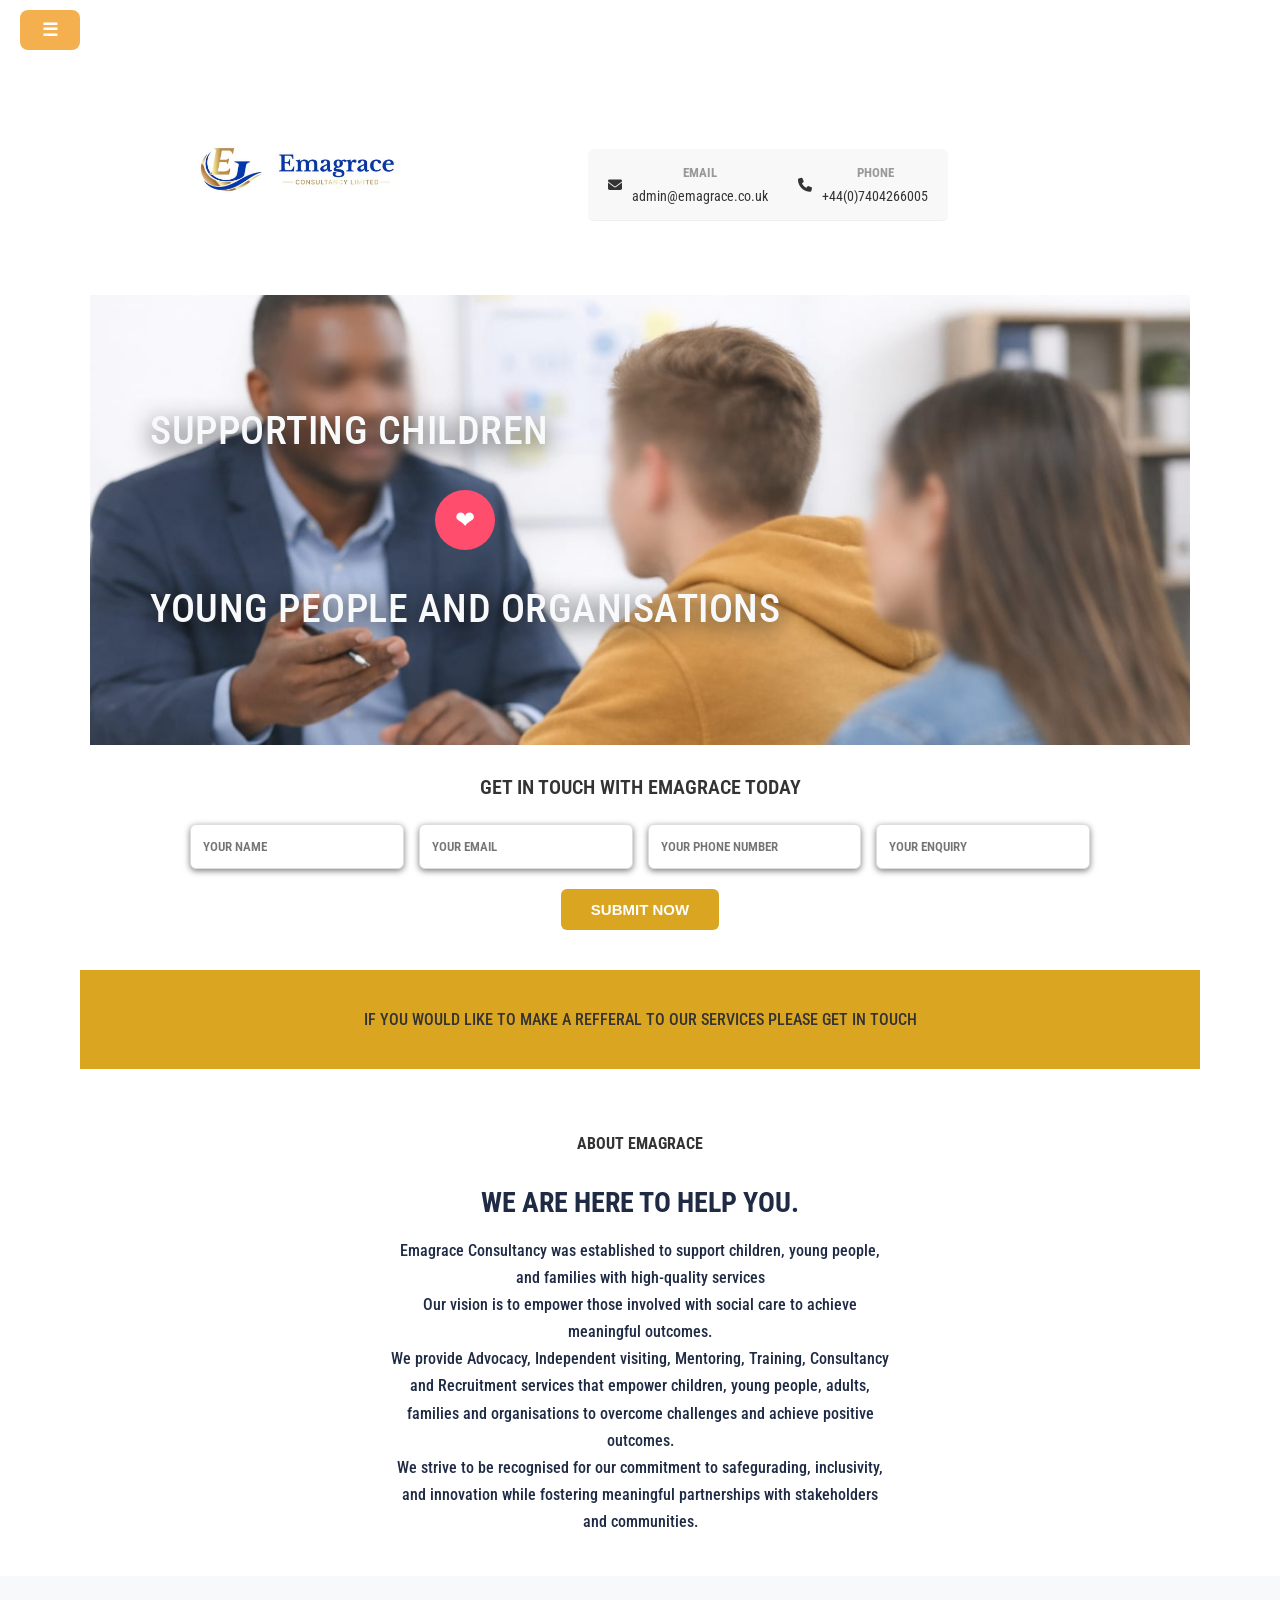
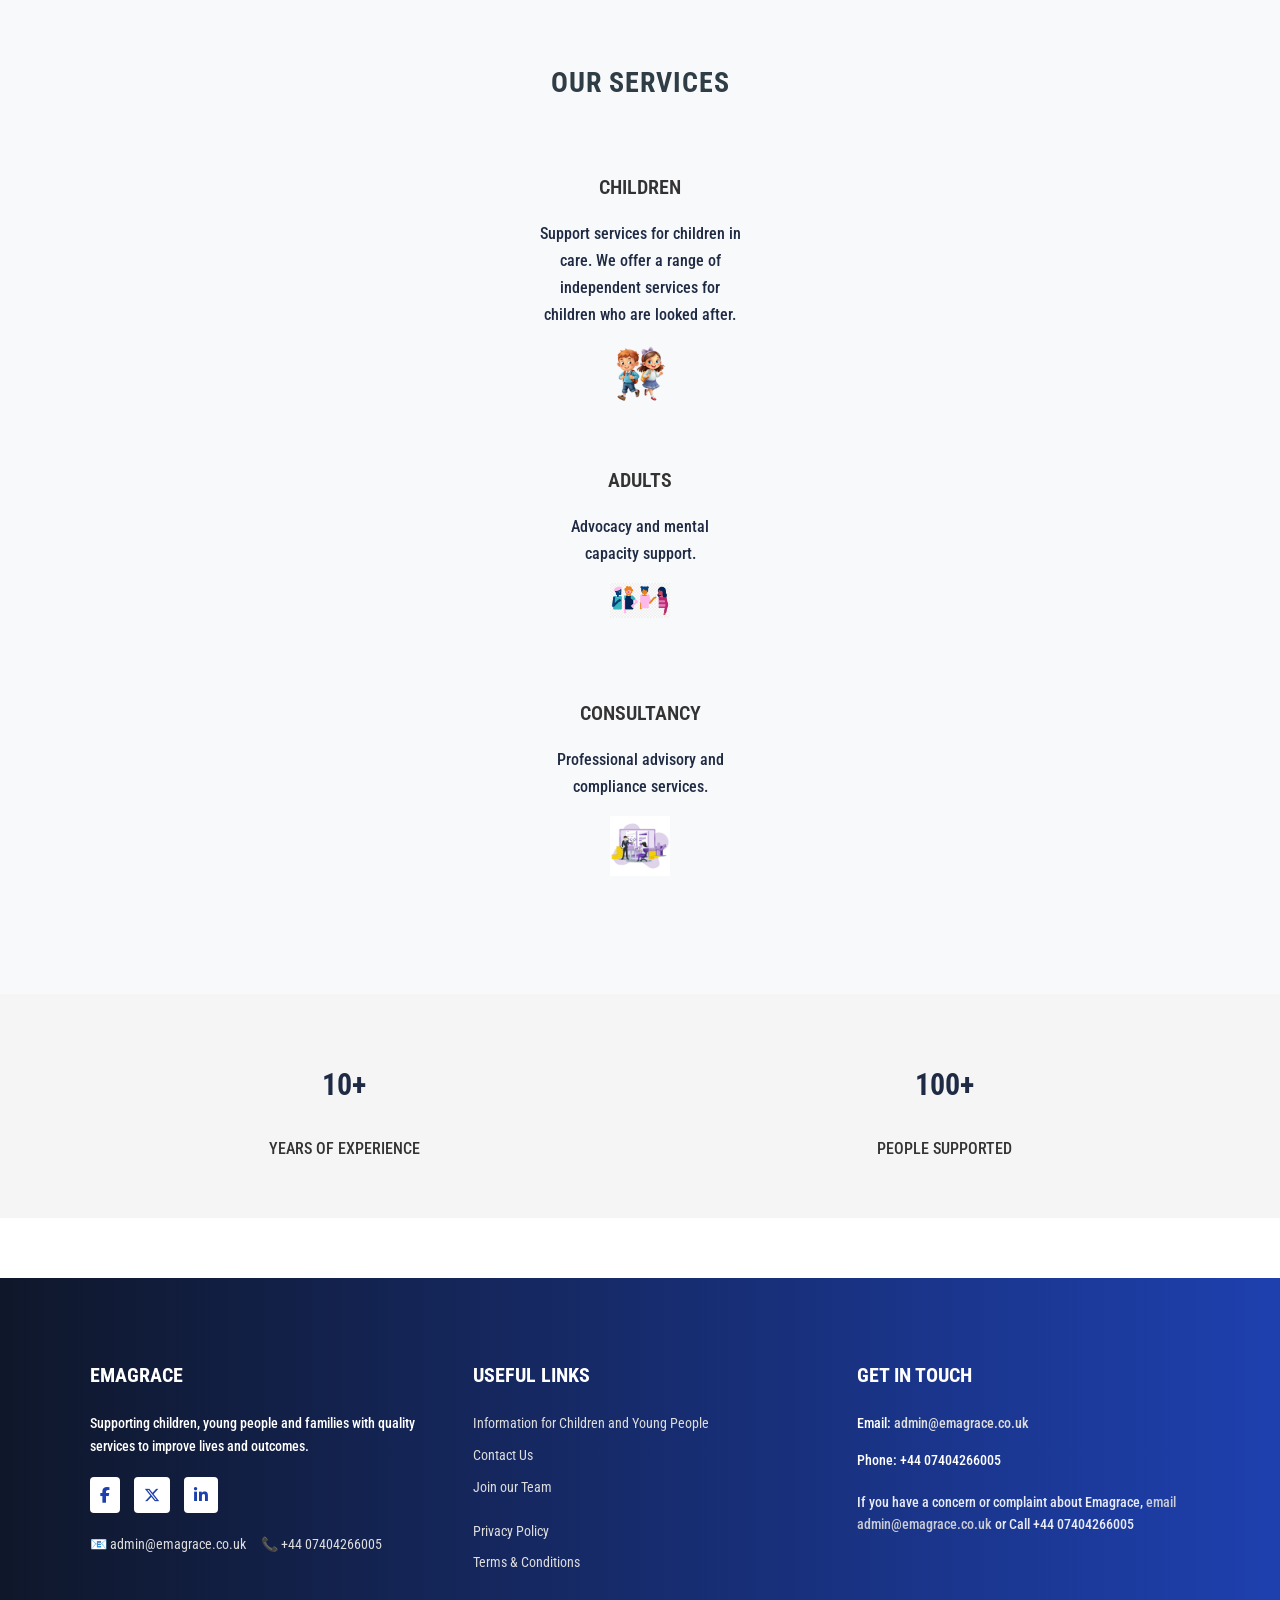
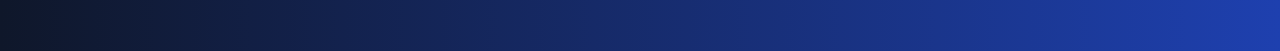
<file: client-website/index.html>
<!DOCTYPE html>
<html lang="en">
    <head>
        <meta charset="UTF-8">
        <meta name="viewport" content="width=device-width, initial-scale=1.0">
        <title>Emagrace Consultancy</title>
        <link href="https://fonts.googleapis.com/css2?family=poppins:wght@300;400;600;700&display=swap" rel="stylesheet">
        <link rel="stylesheet" href="https://cdnjs.cloudflare.com/ajax/libs/font-awesome/6.5.0/css/all.min.css">
        <link rel="stylesheet" href="style.css">
        <link rel="stylesheet" href="https://cdnjs.cloudflare.com/ajax/libs/font-awesome/6.5.0/css/all.min.css">
    </head>
    <body>

 <header class="main-header">

    <button class="menu-btn" onclick="openMenu()">☰</button>

    <img src="images/good logo.jpg" alt="Logo" class="logo">

    <div class="top-contact">
        <div class="contact-item">
            <i class="fas fa-envelope"></i>
            <div>
                <strong>EMAIL</strong><br>
                <a href="mailto:admin@emagrace.co.uk">admin@emagrace.co.uk</a>
            </div>
        </div>

        <div class="contact-item">
            <i class="fas fa-phone"></i>
            <div>
                <strong>PHONE</strong><br>
                <a href="tel:+447404266005">+44(0)7404266005</a>
            </div>
        </div>
    </div>

    <div id="google_translate_element"></div>

</header>

        <div id="sideMenu" class="side-menu">
            <div class="menu-header">
            <img src="images/good logo.jpg" alt="Logo" class="menu-logo">
            <button class="close-btn" onclick="closeMenu()">X</button>
            </div>

            <a href="index.html">Home</a>
            <a href="about.html">About Us</a>
            <a href="services.html">Services</a>
            <a href="team.html">Our Team</a>
            <a href="contact.html">Contact Us</a>
            <a href="join.html">Join Our Team</a>
        </div>
         
        <div class="container">
        <section class="hero">
            <div class="hero-content">
                <h1>SUPPORTING CHILDREN</h1>

                <div class="heart"></div>

                <h1>YOUNG PEOPLE AND ORGANISATIONS</h1>
            </div>
        </section>
        </div>

        <section class="hero-contact fade-in">
            <div class="contact-box">

                <h3>GET IN TOUCH WITH EMAGRACE TODAY</h3>

                <form action="https://formspree.io/f/mzdkyzbj" method="POST">

                    <input type="hidden" name="_next" value="http://127.0.0.1:5500/thankyou.html">

                <div class="form-row">
                <input type="text" name="name" placeholder="YOUR NAME" required>
                <input type="email" name="email" placeholder="YOUR EMAIL" required>
                <input type="text" name="phone" placeholder="YOUR PHONE NUMBER" required>
                <input type="text" name="message" placeholder ="YOUR ENQUIRY" required>
                </div>

                <input type="hidden" name="_subject" value="New Enquiry from Website">

                <button type="submit" class="btn">SUBMIT NOW</button>

                </form>
            </div>

        <div class="contact-highlight fade-in">
                <p>
                    IF YOU WOULD LIKE TO MAKE A REFFERAL TO OUR SERVICES PLEASE GET IN TOUCH 
                </p>
            </div>
        </section>

        <section class="about-preview fade-in">
            <h4>ABOUT EMAGRACE</h4>
            <h1>WE ARE HERE TO HELP YOU.</h1>
            <p>
                Emagrace Consultancy was established to support children, young people, and families with high-quality services
            </p>
            <p>
                Our vision is to empower those involved with social care to achieve meaningful outcomes.
            </p>
            <p>
                We provide Advocacy, Independent visiting, Mentoring, Training, Consultancy and Recruitment services that empower children, young people, adults, families and organisations to overcome challenges and achieve positive outcomes.
            </p>
            <p>
                We strive to be recognised for our commitment to safegurading, inclusivity, and innovation while fostering meaningful partnerships with stakeholders and communities.
            </p>
        </section>

        <section class="services">
            <h2>OUR SERVICES</h2>
                        <div class="service-container">
                <div class="service-box">
                    <h3>CHILDREN</h3>
                    <p>Support services for children in care.
                        We offer a range of independent services for children who are looked after.
                    </p>
                    <img src="images/kids.PNG">

                <div class="service-box">
                    <h3>ADULTS</h3>
                    <p>Advocacy and mental capacity support.</p>
                    <img src="images/adult.JPG">
                </div>

                <div class="service-box">
                    <h3>CONSULTANCY</h3>
                    <p>Professional advisory and compliance services.</p>
                    <img src="images/consult.JPG">
                </div>

            </div>
        </section>

        <section class="stats">
            <div class="stat-box">
                <h1>10+</h1>
                <p>YEARS OF EXPERIENCE</p>
            </div>
            <div class="stat-box">
                <h1>100+</h1>
                <p>PEOPLE SUPPORTED</p>
            </div>
        </section>
        

        <footer class="footer">
    <div class="footer-container">

        <div class="footer-col">
            <h3>EMAGRACE</h3>
            <p>
                Supporting children, young people and families with quality services 
                to improve lives and outcomes.
            </p>

            <div class="socials">
                <a href="https://www.facebook.com/share/18fejFMert/" target="_blank">
                    <i class="fab fa-facebook-f"></i>
                </a>
                <a href="https://x.com/emagraceconsult" target="_blank">
                    <i class="fab fa-x-twitter"></i>
                </a>
                <a href="https://www.linkedin.com/company/emagrace-consultancy-limited" target="_blank">
                <i class="fab fa-linkedin-in"></i>
                </a>
            </div>

            <div class="footer-bottom-line">
                <a href="malito:admin@emagrace.co.uk">📧 admin@emagrace.co.uk</a>
                <a href="tell:+447404266005">📞 +44 07404266005</a>
            </div>
        </div>

        <div class="footer-col">
            <h3>USEFUL LINKS</h3>
            <ul>
                <li><a href="children.html">Information for Children and Young People</a></li>
                <li><a href="contact.html">Contact Us</a></li>
                <li><a href="join.html">Join our Team</a></li>

                <li class="space-top"><a href="privacy.html">Privacy Policy</a></li>
                <li><a href="terms.html">Terms & Conditions</a></li>
            </ul>
        </div>

        <div class="footer-col">
            <h3>GET IN TOUCH</h3>
            <p>Email: <a href="malito:admin@emagrace.co.uk">admin@emagrace.co.uk</a></p>
            <p>Phone: +44 07404266005</p>

            <p class="footer-note">
                If you have a concern or complaint about Emagrace, 
                <a href="malito:admin@emagrace.co.uk">email admin@emagrace.co.uk</a> or Call +44 07404266005
            </p>
        </div>

    </div>
</footer>

        <script src="script.js"></script>

        <script type="text/javascript">
            function googleTranslateElementInit() {
                new google.translate.TranslateElement({
                    pageLanguage: 'en'
                }, 'google_translate_element');
            }
        </script>
        <script src="//translate.google.com/translate_a/element.js?cb=googleTranslateElementInit"></script>
    </body>
</html>
</file>
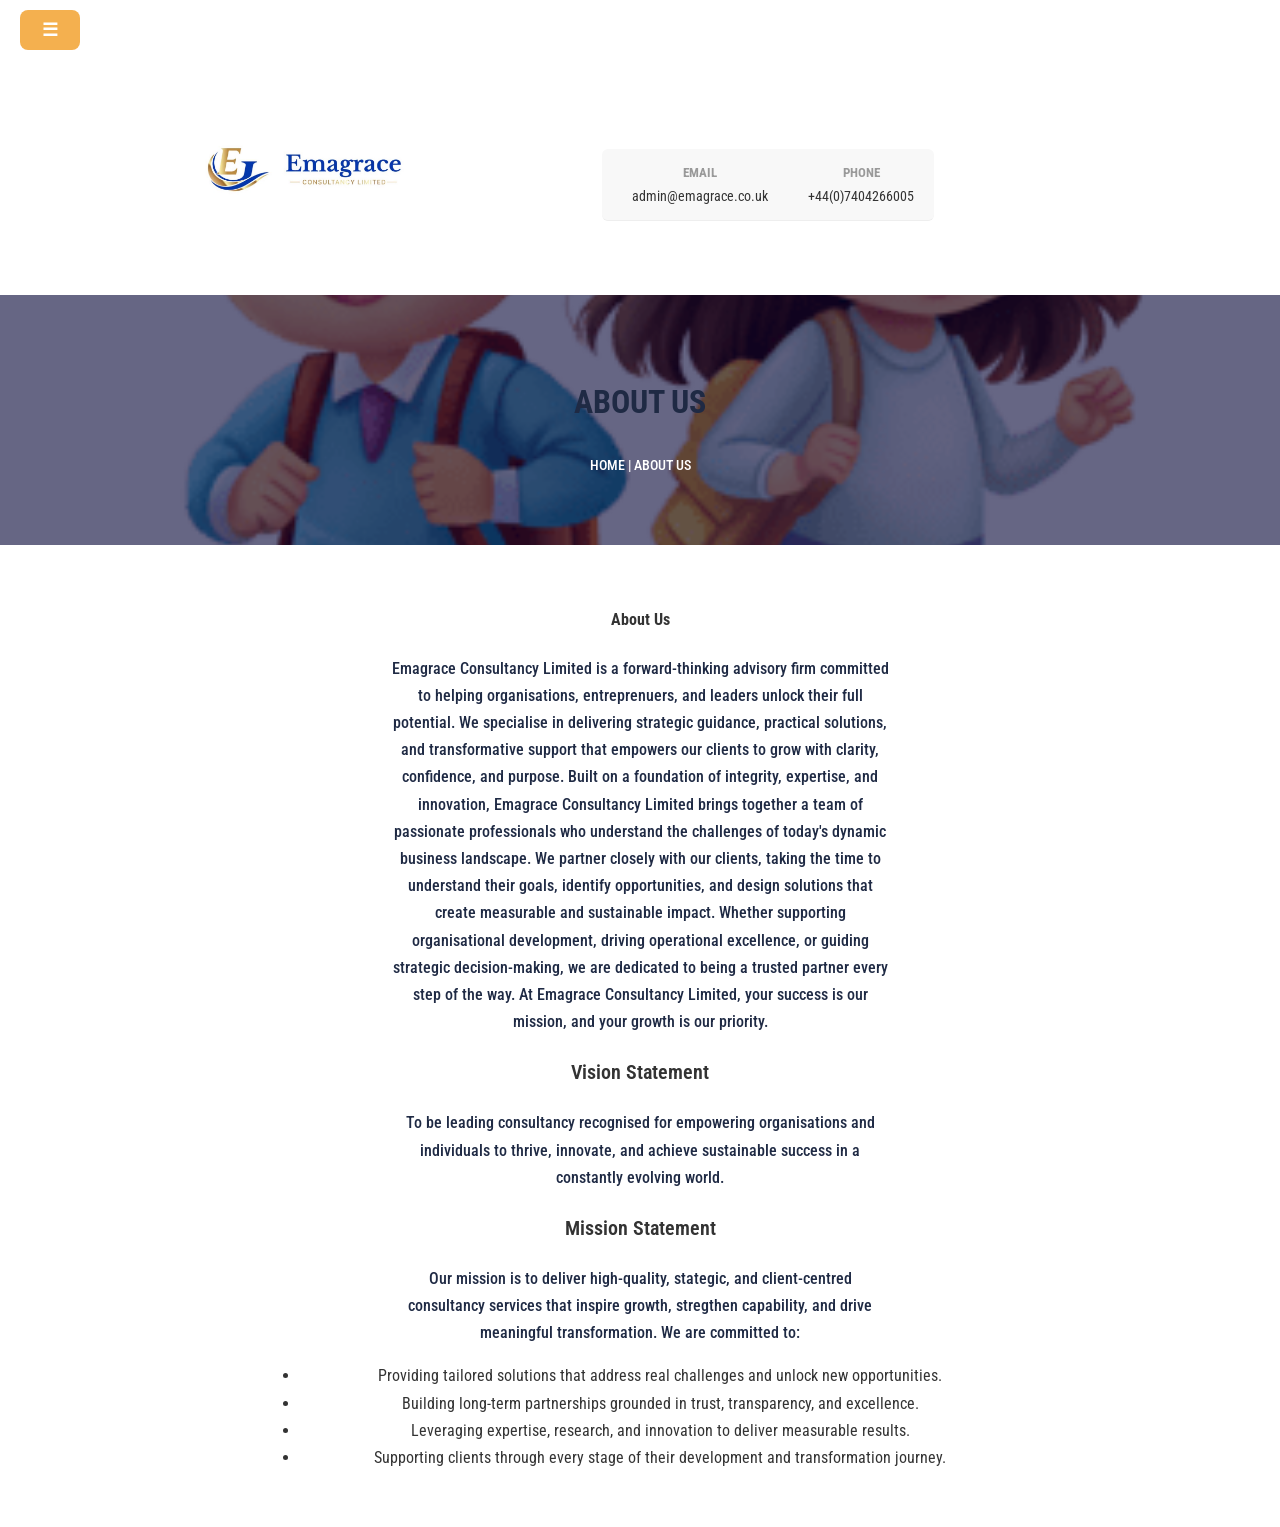
<file: client-website/about.html>
<!DOCTYPE html>
<html lang="en">
    <head>
        <meta charset="UTF-8">
        <meta name="viewport" content="width=device-width, initial-scale=1.0">
        <title>About Us</title>
        <link rel="stylesheet" href="style.css">
    </head>
    <body>

    <header class="main-header">

    <button class="menu-btn" onclick="openMenu()">☰</button>

    <img src="images/good logo.jpg" alt="Logo" class="logo">

    <div class="top-contact">
        <div class="contact-item">
            <i class="fas fa-envelope"></i>
            <div>
                <strong>EMAIL</strong><br>
                <a href="mailto:admin@emagrace.co.uk">admin@emagrace.co.uk</a>
            </div>
        </div>

        <div class="contact-item">
            <i class="fas fa-phone"></i>
            <div>
                <strong>PHONE</strong><br>
                <a href="tel:+447404266005">+44(0)7404266005</a>
            </div>
        </div>
    </div>

    <div id="google_translate_element"></div>

</header>

           <div id="sideMenu" class="side-menu">

            <div class="menu-header">
                    <img src="images/good logo.jpg" alt="Logo" class="menu-logo">
                    <button class="close-btn" onclick="closeMenu()">X</button>
              </div>

              <a href="index.html">Home</a>
              <a href="about.html">About Us</a>
              <a href="services.html">Services</a>
              <a href="team.html">Our Team</a>
              <a href="contact.html">Contact Us</a>
              <a href="join.html">Join Our Team</a>

            </div>

         <section class="about-hero">
            <div class="about-overlay">
                 <h1>ABOUT US</h1>
                  <p>HOME | ABOUT US</p>
            </div>
            </section>


<section class="about-preview">
    <h4>About Us</h4>
    <p>
        Emagrace Consultancy Limited is a forward‑thinking advisory firm committed to helping organisations, entreprenuers, and leaders unlock their full potential. We specialise in delivering strategic guidance, practical solutions, and transformative support that empowers our clients to grow with clarity, confidence, and purpose. Built on a foundation of integrity, expertise, and innovation, Emagrace Consultancy Limited brings together a team of passionate professionals who understand the challenges of today's dynamic business landscape. We partner closely with our clients, taking the time to understand their goals, identify opportunities, and design solutions that create measurable and sustainable impact. Whether supporting organisational development, driving operational excellence, or guiding strategic decision-making, we are dedicated to being a trusted partner every step of the way. At Emagrace Consultancy Limited, your success is our mission, and your growth is our priority.
    </p>
    <h3>Vision Statement</h3>
    <p>
        To be leading consultancy recognised for empowering organisations and individuals to thrive, innovate, and achieve sustainable success in a constantly evolving world.
    </p>

    <h3>Mission Statement</h3>
    <p>
        Our mission is to deliver high-quality, stategic, and client-centred consultancy services that inspire growth, stregthen capability, and drive meaningful transformation.
        We are committed to:
    </p>
          <ul>
        <li>Providing tailored solutions that address real challenges and unlock new opportunities.</li>
        <li>Building  long-term partnerships grounded in trust, transparency, and excellence.</li>
        <li>Leveraging expertise, research, and innovation to deliver measurable results.</li>
        <li>Supporting clients through every stage of their development and transformation journey.</li>
          </ul>
</section>

<script type="text/javascript">
    function googleTranslateElementInit() {
        new google.translate.TranslateElement({
            pageLanguage: 'en'
        }, 'google_translate_element');
    }
</script>

<script src="//translate.google.com/translate_a/element.js?cb=googleTranslateElementInit"></script>

<script src="script.js"></script>
    </body>
   </html>
</file>
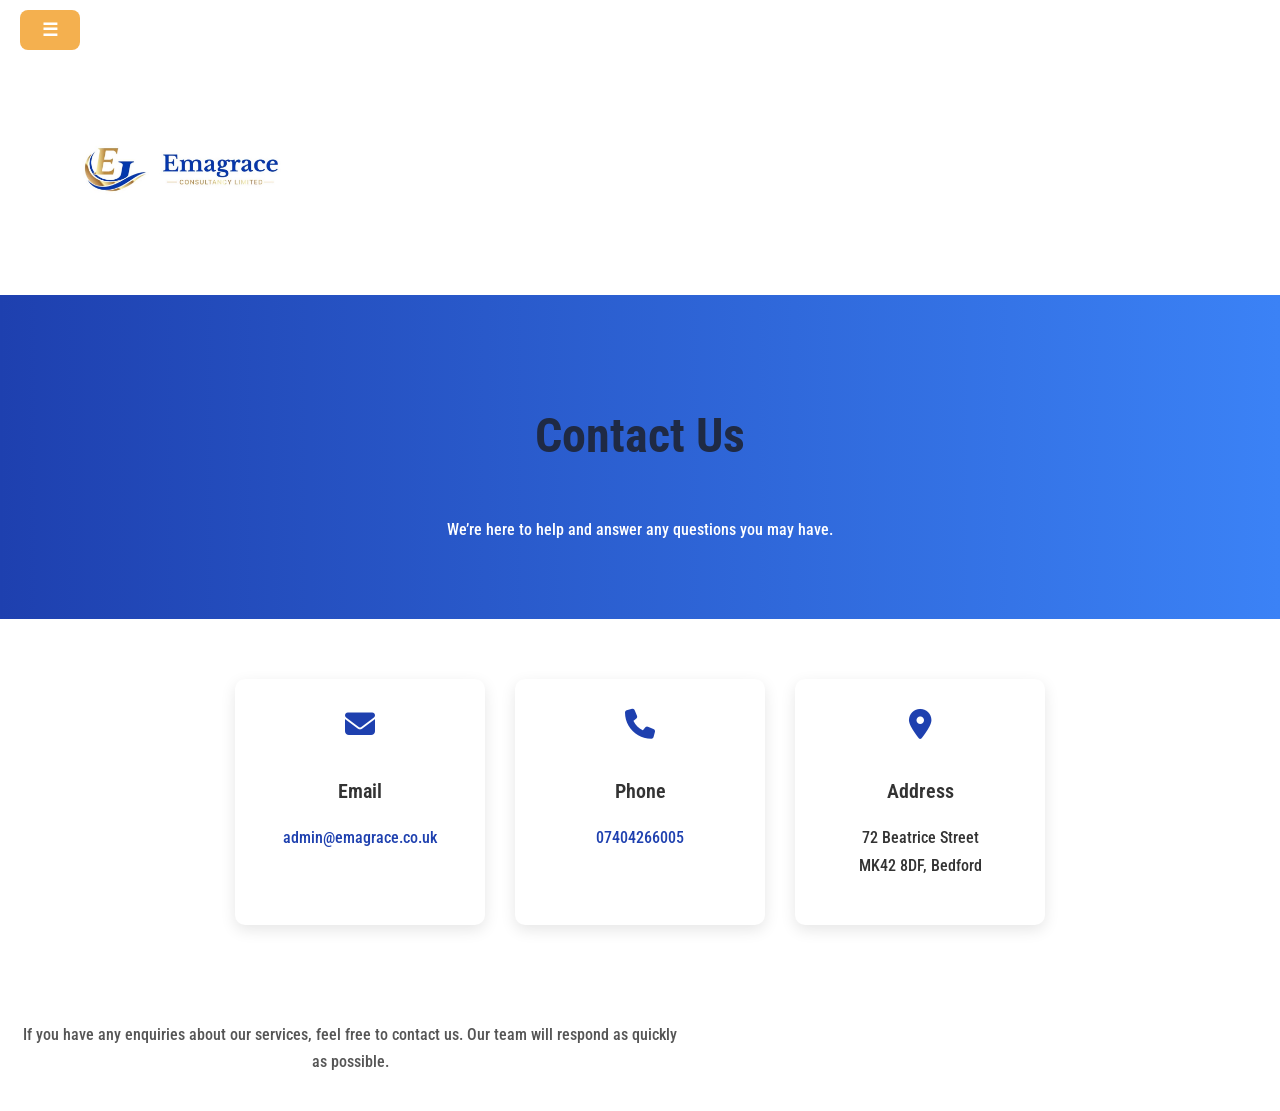
<file: client-website/contact.html>
<!DOCTYPE html>
<html lang="en">
<head>
    <meta charset="UTF-8">
    <meta name="viewport" content="width=device-width, initial-scale=1.0">
    <title>Contact Us - Emagrace</title>
    <link rel="stylesheet" href="style.css">
    <link rel="stylesheet" href="https://cdnjs.cloudflare.com/ajax/libs/font-awesome/6.5.0/css/all.min.css">
</head>

<body>

<header class="main-header">
    <button class="menu-btn" onclick="openMenu()">☰</button>
    <img src="images/good logo.jpg" class="logo">

    <div class="header-right">
        <div id="google_translate_element"></div>
    </div>
</header>

<div id="sideMenu" class="side-menu">
            <div class="menu-header">
            <img src="images/good logo.jpg" alt="Logo" class="menu-logo">
            <button class="close-btn" onclick="closeMenu()">X</button>
            </div>

            <a href="index.html">Home</a>
            <a href="about.html">About Us</a>
            <a href="services.html">Services</a>
            <a href="team.html">Our Team</a>
            <a href="contact.html">Contact Us</a>
            <a href="join.html">Join Our Team</a>
        </div>


<section class="page-header">
    <h1>Contact Us</h1>
    <p>We’re here to help and answer any questions you may have.</p>
</section>


<section class="contact-container">

    <div class="contact-card">
        <i class="fas fa-envelope"></i>
        <h3>Email</h3>
        <p>
            <a href="mailto:admin@emagrace.co.uk">admin@emagrace.co.uk</a>
        </p>
    </div>

    <div class="contact-card">
        <i class="fas fa-phone"></i>
        <h3>Phone</h3>
        <p>
            <a href="tel:+447404266005">07404266005</a>
        </p>
    </div>

    <div class="contact-card">
        <i class="fas fa-map-marker-alt"></i>
        <h3>Address</h3>
        <p>
            72 Beatrice Street<br>
            MK42 8DF, Bedford
        </p>
    </div>

</section>


<section class="contact-note">
    <p>
        If you have any enquiries about our services, feel free to contact us. 
        Our team will respond as quickly as possible.
    </p>
</section>


<script src="script.js"></script>

<script type="text/javascript">
            function googleTranslateElementInit() {
                new google.translate.TranslateElement({
                    pageLanguage: 'en'
                }, 'google_translate_element');
            }
        </script>

<script src="//translate.google.com/translate_a/element.js?cb=googleTranslateElementInit"></script>
</body>
</html>
</file>
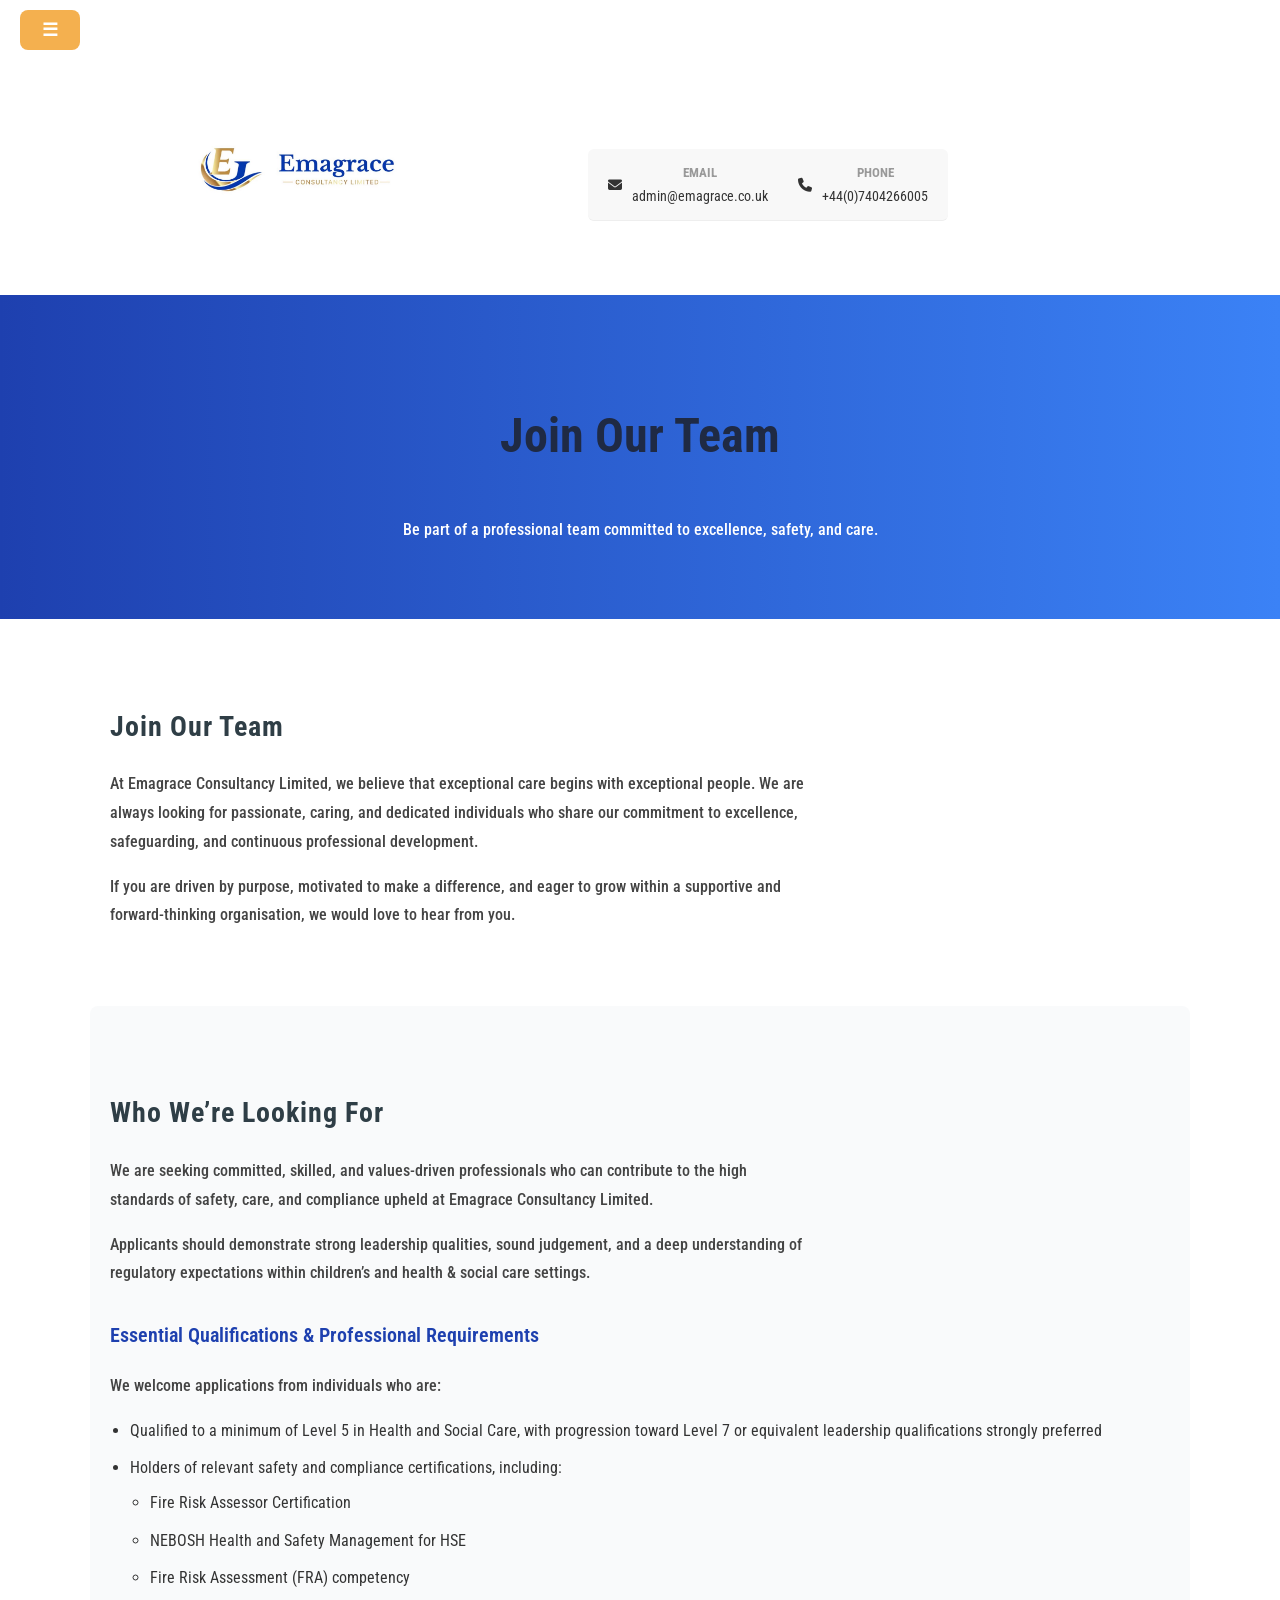
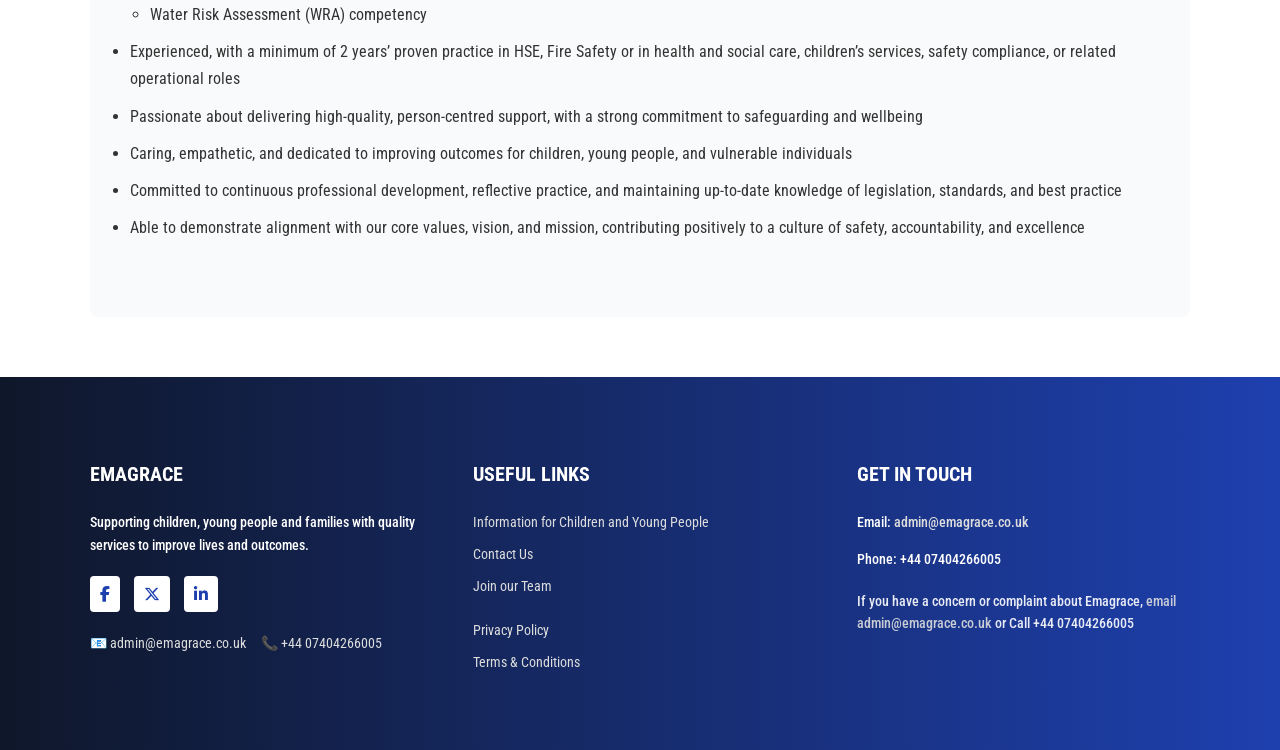
<file: client-website/join.html>
<!DOCTYPE html>
<html lang="en">
<head>
    <meta charset="UTF-8">
    <meta name="viewport" content="width=device-width, initial-scale=1.0">
    <title>Join Our Team - Emagrace</title>
    <link rel="stylesheet" href="style.css">
    <link rel="stylesheet" href="https://cdnjs.cloudflare.com/ajax/libs/font-awesome/6.5.0/css/all.min.css">
</head>

<body>

<header class="main-header">

    <button class="menu-btn" onclick="openMenu()">☰</button>

    <img src="images/good logo.jpg" alt="Logo" class="logo">

    <div class="top-contact">
        <div class="contact-item">
            <i class="fas fa-envelope"></i>
            <div>
                <strong>EMAIL</strong><br>
                <a href="mailto:admin@emagrace.co.uk">admin@emagrace.co.uk</a>
            </div>
        </div>

        <div class="contact-item">
            <i class="fas fa-phone"></i>
            <div>
                <strong>PHONE</strong><br>
                <a href="tel:+447404266005">+44(0)7404266005</a>
            </div>
        </div>
    </div>

    <div id="google_translate_element"></div>

</header>

<div id="sideMenu" class="side-menu">
            <div class="menu-header">
            <img src="images/good logo.jpg" alt="Logo" class="menu-logo">
            <button class="close-btn" onclick="closeMenu()">X</button>
            </div>

            <a href="index.html">Home</a>
            <a href="about.html">About Us</a>
            <a href="services.html">Services</a>
            <a href="team.html">Our Team</a>
            <a href="contact.html">Contact Us</a>
            <a href="join.html">Join Our Team</a>
        </div>

<section class="page-header">
    <h1>Join Our Team</h1>
    <p>Be part of a professional team committed to excellence, safety, and care.</p>
</section>


<section class="join-container">

    <h2>Join Our Team</h2>

    <p>
        At Emagrace Consultancy Limited, we believe that exceptional care begins with exceptional people. 
        We are always looking for passionate, caring, and dedicated individuals who share our commitment 
        to excellence, safeguarding, and continuous professional development.
    </p>

    <p>
        If you are driven by purpose, motivated to make a difference, and eager to grow within a supportive 
        and forward-thinking organisation, we would love to hear from you.
    </p>

</section>


<section class="join-container alt-section">

    <h2>Who We’re Looking For</h2>

    <p>
        We are seeking committed, skilled, and values-driven professionals who can contribute to the high 
        standards of safety, care, and compliance upheld at Emagrace Consultancy Limited.
    </p>

    <p>
        Applicants should demonstrate strong leadership qualities, sound judgement, and a deep understanding 
        of regulatory expectations within children’s and health & social care settings.
    </p>

    <h3>Essential Qualifications & Professional Requirements</h3>

    <p>We welcome applications from individuals who are:</p>

    <ul>
        <li>
            Qualified to a minimum of Level 5 in Health and Social Care, with progression toward Level 7 
            or equivalent leadership qualifications strongly preferred
        </li>

        <li>
            Holders of relevant safety and compliance certifications, including:
            <ul>
                <li>Fire Risk Assessor Certification</li>
                <li>NEBOSH Health and Safety Management for HSE</li>
                <li>Fire Risk Assessment (FRA) competency</li>
                <li>Water Risk Assessment (WRA) competency</li>
            </ul>
        </li>

        <li>
            Experienced, with a minimum of 2 years’ proven practice in HSE, Fire Safety or in health and social care, 
            children’s services, safety compliance, or related operational roles
        </li>

        <li>
            Passionate about delivering high-quality, person-centred support, with a strong commitment to safeguarding and wellbeing
        </li>

        <li>
            Caring, empathetic, and dedicated to improving outcomes for children, young people, and vulnerable individuals
        </li>

        <li>
            Committed to continuous professional development, reflective practice, and maintaining up-to-date knowledge of legislation, standards, and best practice
        </li>

        <li>
            Able to demonstrate alignment with our core values, vision, and mission, contributing positively to a culture of safety, accountability, and excellence
        </li>
    </ul>

</section>


<footer class="footer">
    <div class="footer-container">

        <div class="footer-col">
            <h3>EMAGRACE</h3>
            <p>
                Supporting children, young people and families with quality services 
                to improve lives and outcomes.
            </p>

            <div class="socials">
                <a href="https://www.facebook.com/share/18fejFMert/" target="_blank">
                    <i class="fab fa-facebook-f"></i>
                </a>
                <a href="https://x.com/emagraceconsult" target="_blank">
                    <i class="fab fa-x-twitter"></i>
                </a>
                <a href="https://www.linkedin.com/company/emagrace-consultancy-limited" target="_blank">
                <i class="fab fa-linkedin-in"></i>
                </a>
            </div>

            <div class="footer-bottom-line">
                <a href="malito:admin@emagrace.co.uk">📧 admin@emagrace.co.uk</a>
                <a href="tell:+447404266005">📞 +44 07404266005</a>
            </div>
        </div>

        <div class="footer-col">
            <h3>USEFUL LINKS</h3>
            <ul>
                <li><a href="children.html">Information for Children and Young People</a></li>
                <li><a href="contact.html">Contact Us</a></li>
                <li><a href="join.html">Join our Team</a></li>

                <li class="space-top"><a href="privacy.html">Privacy Policy</a></li>
                <li><a href="terms.html">Terms & Conditions</a></li>
            </ul>
        </div>

        <div class="footer-col">
            <h3>GET IN TOUCH</h3>
            <p>Email: <a href="malito:admin@emagrace.co.uk">admin@emagrace.co.uk</a></p>
            <p>Phone: +44 07404266005</p>

            <p class="footer-note">
                If you have a concern or complaint about Emagrace, 
                <a href="malito:admin@emagrace.co.uk">email admin@emagrace.co.uk</a> or Call +44 07404266005
            </p>
        </div>

    </div>
</footer>

<script src="script.js"></script>

<script type="text/javascript">
            function googleTranslateElementInit() {
                new google.translate.TranslateElement({
                    pageLanguage: 'en'
                }, 'google_translate_element');
            }
        </script>

<script src="//translate.google.com/translate_a/element.js?cb=googleTranslateElementInit"></script>
</body>
</html>
</file>
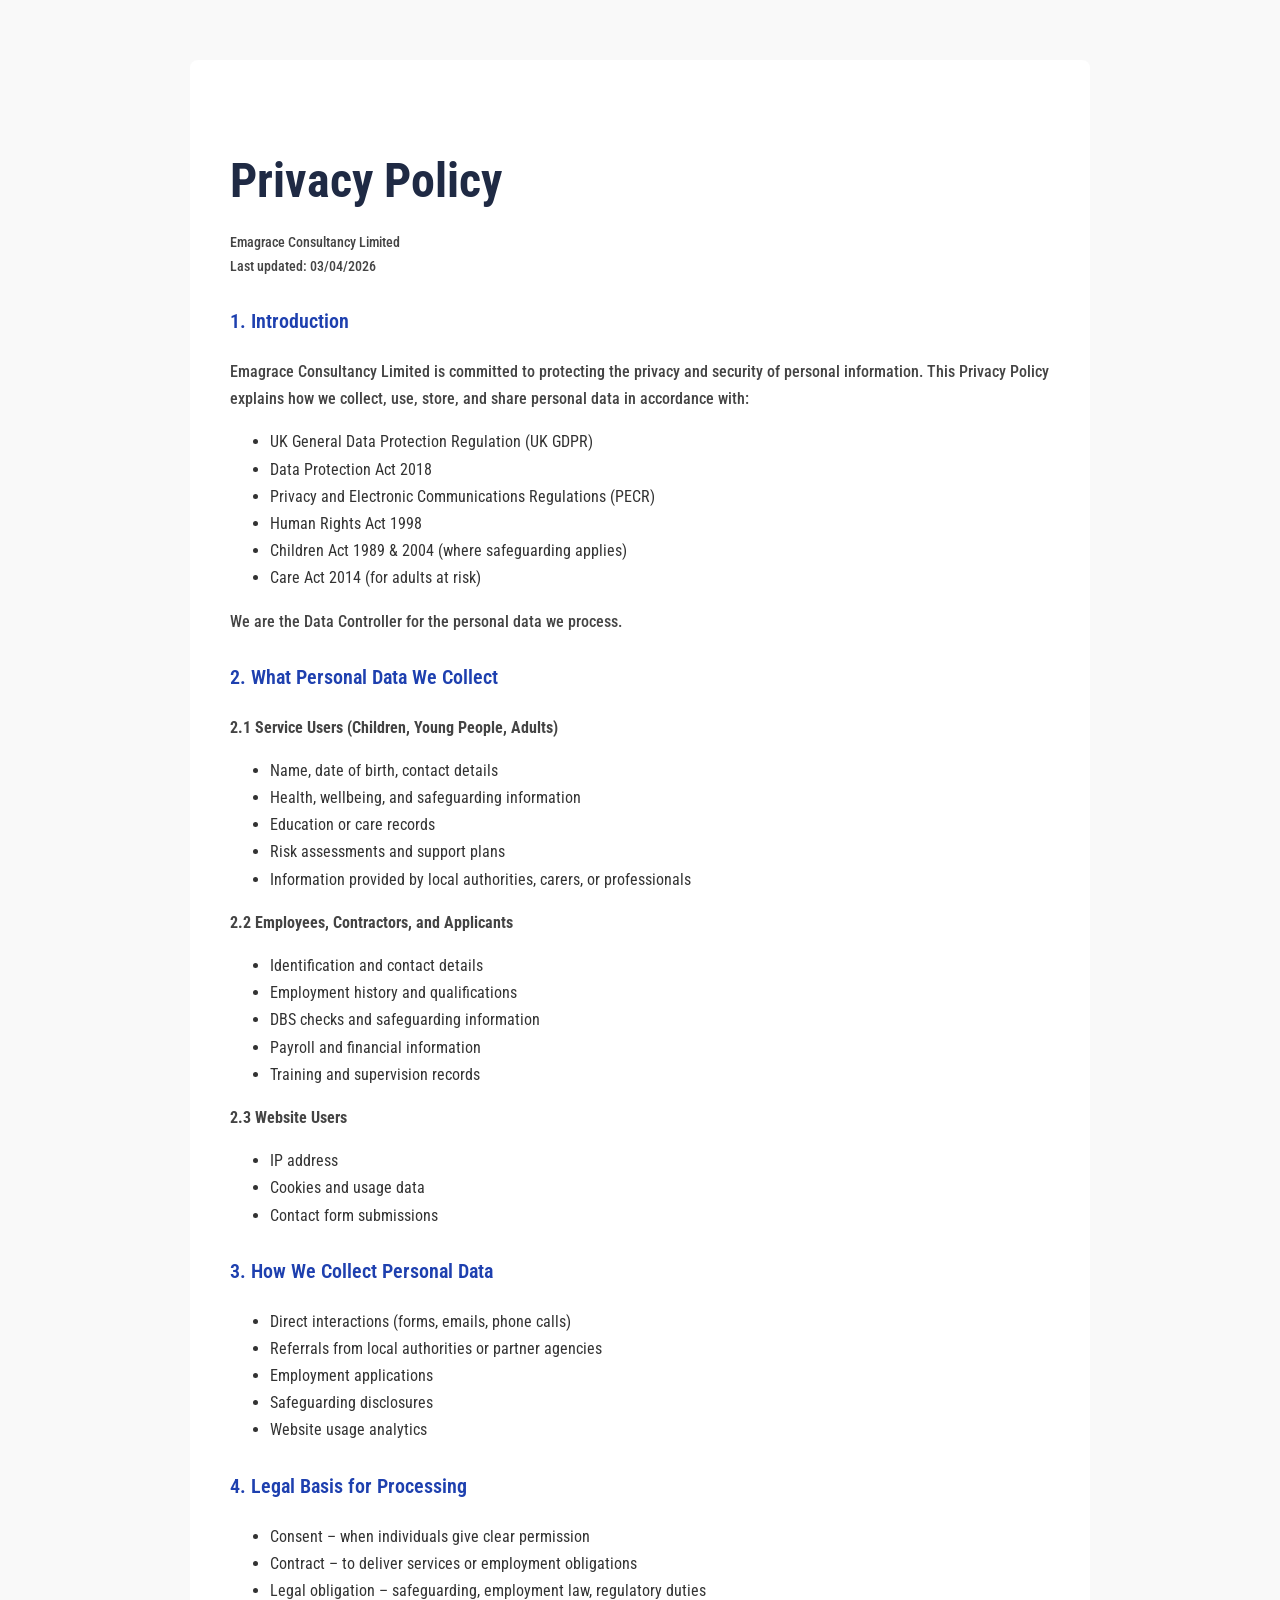
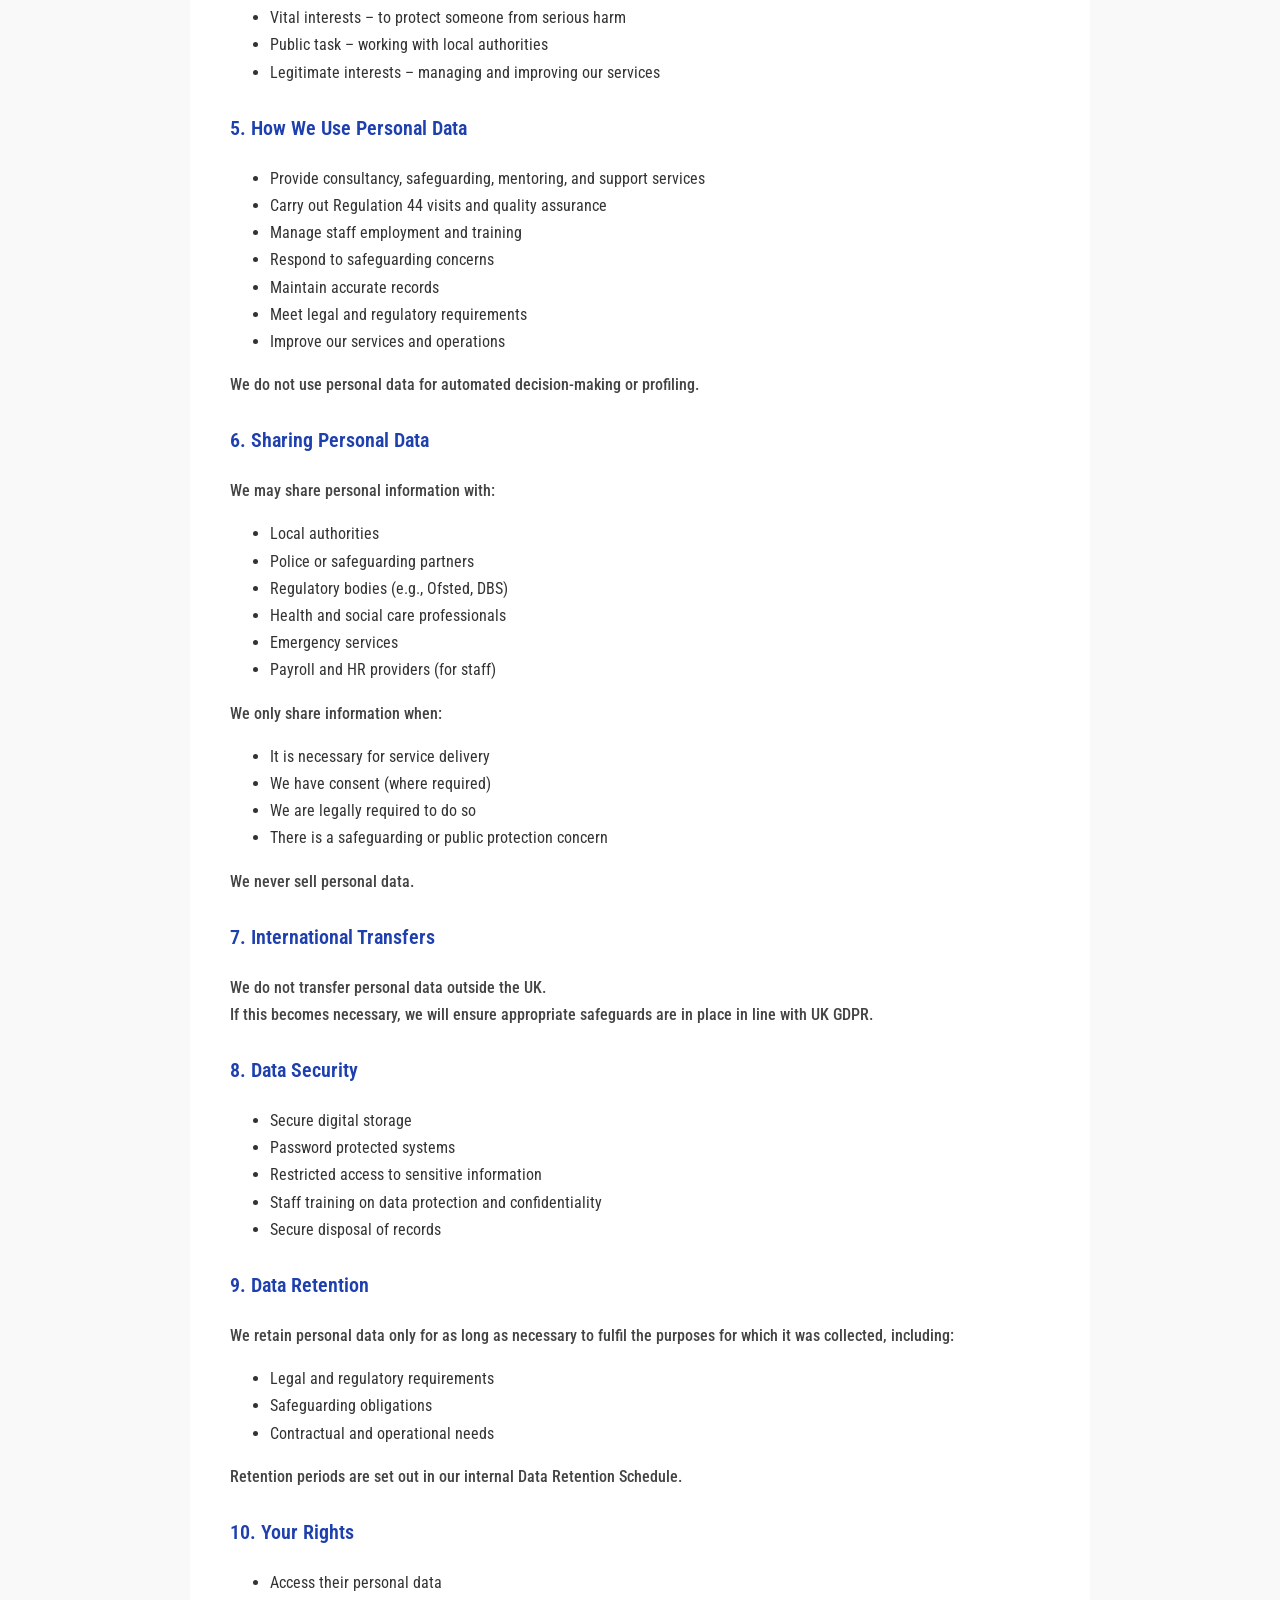
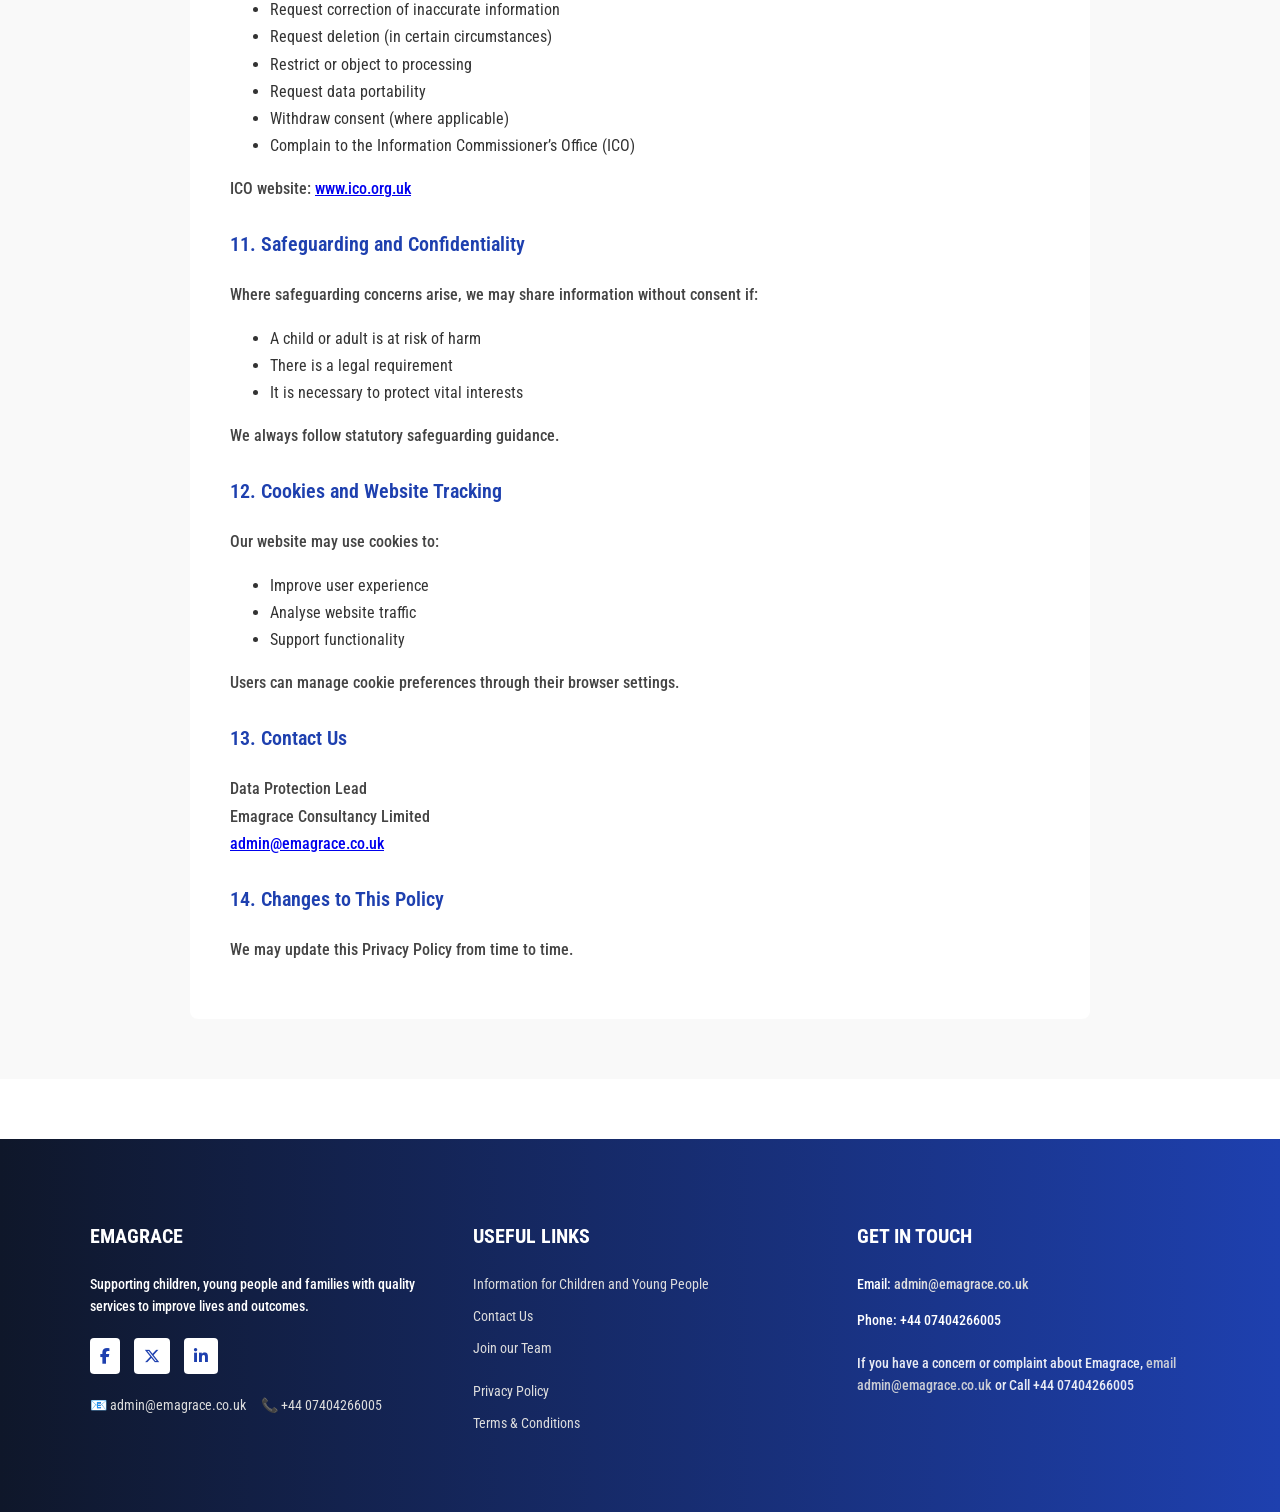
<file: client-website/privacy.html>
<!DOCTYPE html>
<html lang="en">
<head>
    <meta charset="UTF-8">
    <meta name="viewport" content="width=device-width, initial-scale=1.0">
    <title>Privacy Policy - Emagrace</title>
    <link rel="stylesheet" href="style.css">

    <link rel="stylesheet" href="https://cdnjs.cloudflare.com/ajax/libs/font-awesome/6.5.0/css/all.min.css">
</head>

<body>

<section class="legal-page">
<div class="legal-container">

<h1>Privacy Policy</h1>
<p class="last-updated">Emagrace Consultancy Limited<br>Last updated: 03/04/2026</p>


<h3>1. Introduction</h3>
<p>
Emagrace Consultancy Limited is committed to protecting the privacy and security of personal information. 
This Privacy Policy explains how we collect, use, store, and share personal data in accordance with:
</p>

<ul>
<li>UK General Data Protection Regulation (UK GDPR)</li>
<li>Data Protection Act 2018</li>
<li>Privacy and Electronic Communications Regulations (PECR)</li>
<li>Human Rights Act 1998</li>
<li>Children Act 1989 & 2004 (where safeguarding applies)</li>
<li>Care Act 2014 (for adults at risk)</li>
</ul>

<p>We are the Data Controller for the personal data we process.</p>


<h3>2. What Personal Data We Collect</h3>

<p><strong>2.1 Service Users (Children, Young People, Adults)</strong></p>
<ul>
<li>Name, date of birth, contact details</li>
<li>Health, wellbeing, and safeguarding information</li>
<li>Education or care records</li>
<li>Risk assessments and support plans</li>
<li>Information provided by local authorities, carers, or professionals</li>
</ul>

<p><strong>2.2 Employees, Contractors, and Applicants</strong></p>
<ul>
<li>Identification and contact details</li>
<li>Employment history and qualifications</li>
<li>DBS checks and safeguarding information</li>
<li>Payroll and financial information</li>
<li>Training and supervision records</li>
</ul>

<p><strong>2.3 Website Users</strong></p>
<ul>
<li>IP address</li>
<li>Cookies and usage data</li>
<li>Contact form submissions</li>
</ul>


<h3>3. How We Collect Personal Data</h3>
<ul>
<li>Direct interactions (forms, emails, phone calls)</li>
<li>Referrals from local authorities or partner agencies</li>
<li>Employment applications</li>
<li>Safeguarding disclosures</li>
<li>Website usage analytics</li>
</ul>


<h3>4. Legal Basis for Processing</h3>
<ul>
<li>Consent – when individuals give clear permission</li>
<li>Contract – to deliver services or employment obligations</li>
<li>Legal obligation – safeguarding, employment law, regulatory duties</li>
<li>Vital interests – to protect someone from serious harm</li>
<li>Public task – working with local authorities</li>
<li>Legitimate interests – managing and improving our services</li>
</ul>


<h3>5. How We Use Personal Data</h3>
<ul>
<li>Provide consultancy, safeguarding, mentoring, and support services</li>
<li>Carry out Regulation 44 visits and quality assurance</li>
<li>Manage staff employment and training</li>
<li>Respond to safeguarding concerns</li>
<li>Maintain accurate records</li>
<li>Meet legal and regulatory requirements</li>
<li>Improve our services and operations</li>
</ul>

<p>We do not use personal data for automated decision-making or profiling.</p>


<h3>6. Sharing Personal Data</h3>
<p>We may share personal information with:</p>

<ul>
<li>Local authorities</li>
<li>Police or safeguarding partners</li>
<li>Regulatory bodies (e.g., Ofsted, DBS)</li>
<li>Health and social care professionals</li>
<li>Emergency services</li>
<li>Payroll and HR providers (for staff)</li>
</ul>

<p>
We only share information when:
</p>

<ul>
<li>It is necessary for service delivery</li>
<li>We have consent (where required)</li>
<li>We are legally required to do so</li>
<li>There is a safeguarding or public protection concern</li>
</ul>

<p>We never sell personal data.</p>


<h3>7. International Transfers</h3>
<p>
We do not transfer personal data outside the UK.<br>
If this becomes necessary, we will ensure appropriate safeguards are in place in line with UK GDPR.
</p>


<h3>8. Data Security</h3>
<ul>
<li>Secure digital storage</li>
<li>Password protected systems</li>
<li>Restricted access to sensitive information</li>
<li>Staff training on data protection and confidentiality</li>
<li>Secure disposal of records</li>
</ul>


<h3>9. Data Retention</h3>
<p>
We retain personal data only for as long as necessary to fulfil the purposes for which it was collected, including:
</p>

<ul>
<li>Legal and regulatory requirements</li>
<li>Safeguarding obligations</li>
<li>Contractual and operational needs</li>
</ul>

<p>Retention periods are set out in our internal Data Retention Schedule.</p>


<h3>10. Your Rights</h3>
<ul>
<li>Access their personal data</li>
<li>Request correction of inaccurate information</li>
<li>Request deletion (in certain circumstances)</li>
<li>Restrict or object to processing</li>
<li>Request data portability</li>
<li>Withdraw consent (where applicable)</li>
<li>Complain to the Information Commissioner’s Office (ICO)</li>
</ul>

<p>
ICO website: <a href="https://www.ico.org.uk" target="_blank">www.ico.org.uk</a>
</p>


<h3>11. Safeguarding and Confidentiality</h3>
<p>
Where safeguarding concerns arise, we may share information without consent if:
</p>

<ul>
<li>A child or adult is at risk of harm</li>
<li>There is a legal requirement</li>
<li>It is necessary to protect vital interests</li>
</ul>

<p>We always follow statutory safeguarding guidance.</p>


<h3>12. Cookies and Website Tracking</h3>
<p>
Our website may use cookies to:
</p>

<ul>
<li>Improve user experience</li>
<li>Analyse website traffic</li>
<li>Support functionality</li>
</ul>

<p>Users can manage cookie preferences through their browser settings.</p>


<h3>13. Contact Us</h3>
<p>
Data Protection Lead<br>
Emagrace Consultancy Limited<br>
<a href="mailto:admin@emagrace.co.uk">admin@emagrace.co.uk</a>
</p>


<h3>14. Changes to This Policy</h3>
<p>
We may update this Privacy Policy from time to time.
</p>


</div>
</section>

<footer class="footer">
    <div class="footer-container">

        <div class="footer-col">
            <h3>EMAGRACE</h3>
            <p>
                Supporting children, young people and families with quality services 
                to improve lives and outcomes.
            </p>

            <div class="socials">
                <a href="https://www.facebook.com/share/18fejFMert/" target="_blank">
                    <i class="fab fa-facebook-f"></i>
                </a>
                <a href="https://x.com/emagraceconsult" target="_blank">
                    <i class="fab fa-x-twitter"></i>
                </a>
                <a href="https://www.linkedin.com/company/emagrace-consultancy-limited" target="_blank">
                <i class="fab fa-linkedin-in"></i>
                </a>
            </div>

            <div class="footer-bottom-line">
                <a href="malito:admin@emagrace.co.uk">📧 admin@emagrace.co.uk</a>
                <a href="tell:+447404266005">📞 +44 07404266005</a>
            </div>
        </div>

        <div class="footer-col">
            <h3>USEFUL LINKS</h3>
            <ul>
                <li><a href="children.html">Information for Children and Young People</a></li>
                <li><a href="contact.html">Contact Us</a></li>
                <li><a href="join.html">Join our Team</a></li>

                <li class="space-top"><a href="privacy.html">Privacy Policy</a></li>
                <li><a href="terms.html">Terms & Conditions</a></li>
            </ul>
        </div>

        <div class="footer-col">
            <h3>GET IN TOUCH</h3>
            <p>Email: <a href="malito:admin@emagrace.co.uk">admin@emagrace.co.uk</a></p>
            <p>Phone: +44 07404266005</p>

            <p class="footer-note">
                If you have a concern or complaint about Emagrace, 
                <a href="malito:admin@emagrace.co.uk">email admin@emagrace.co.uk</a> or Call +44 07404266005
            </p>
        </div>

    </div>
</footer>

</body>
</html>
</file>
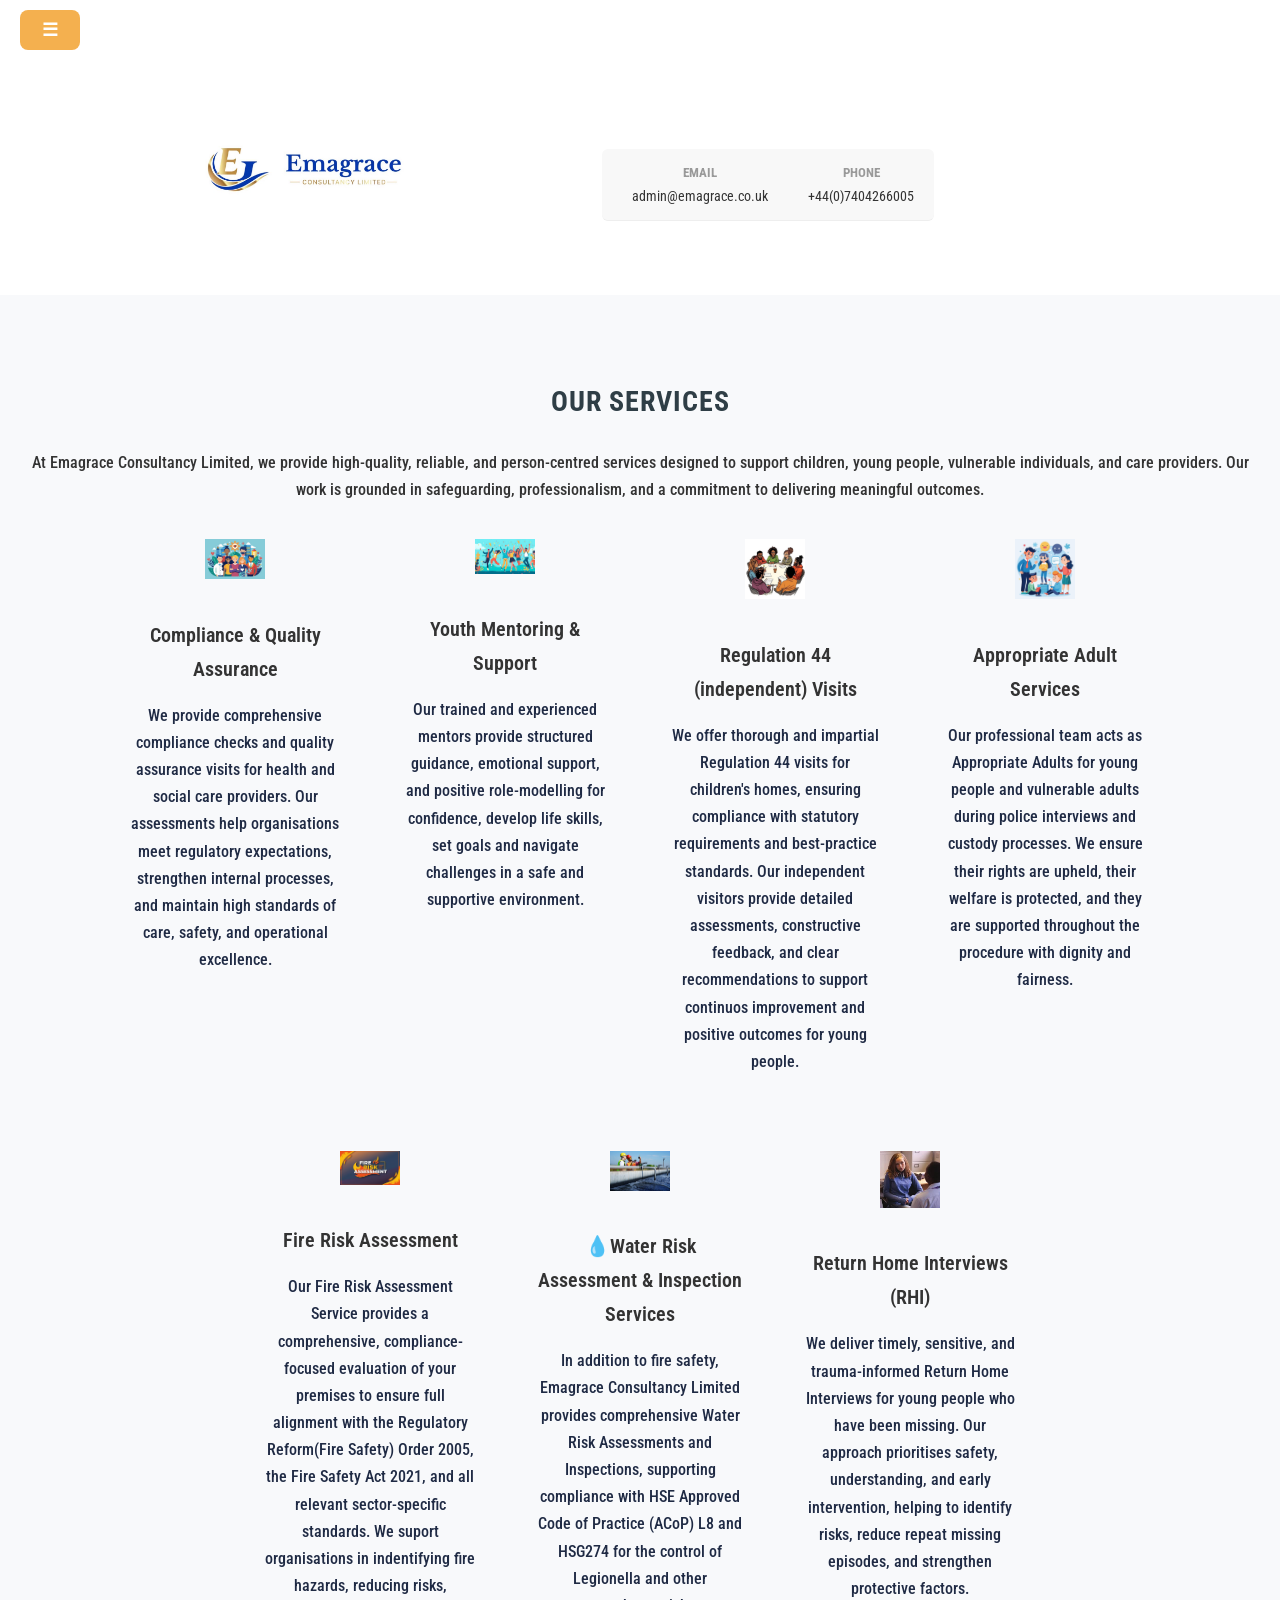
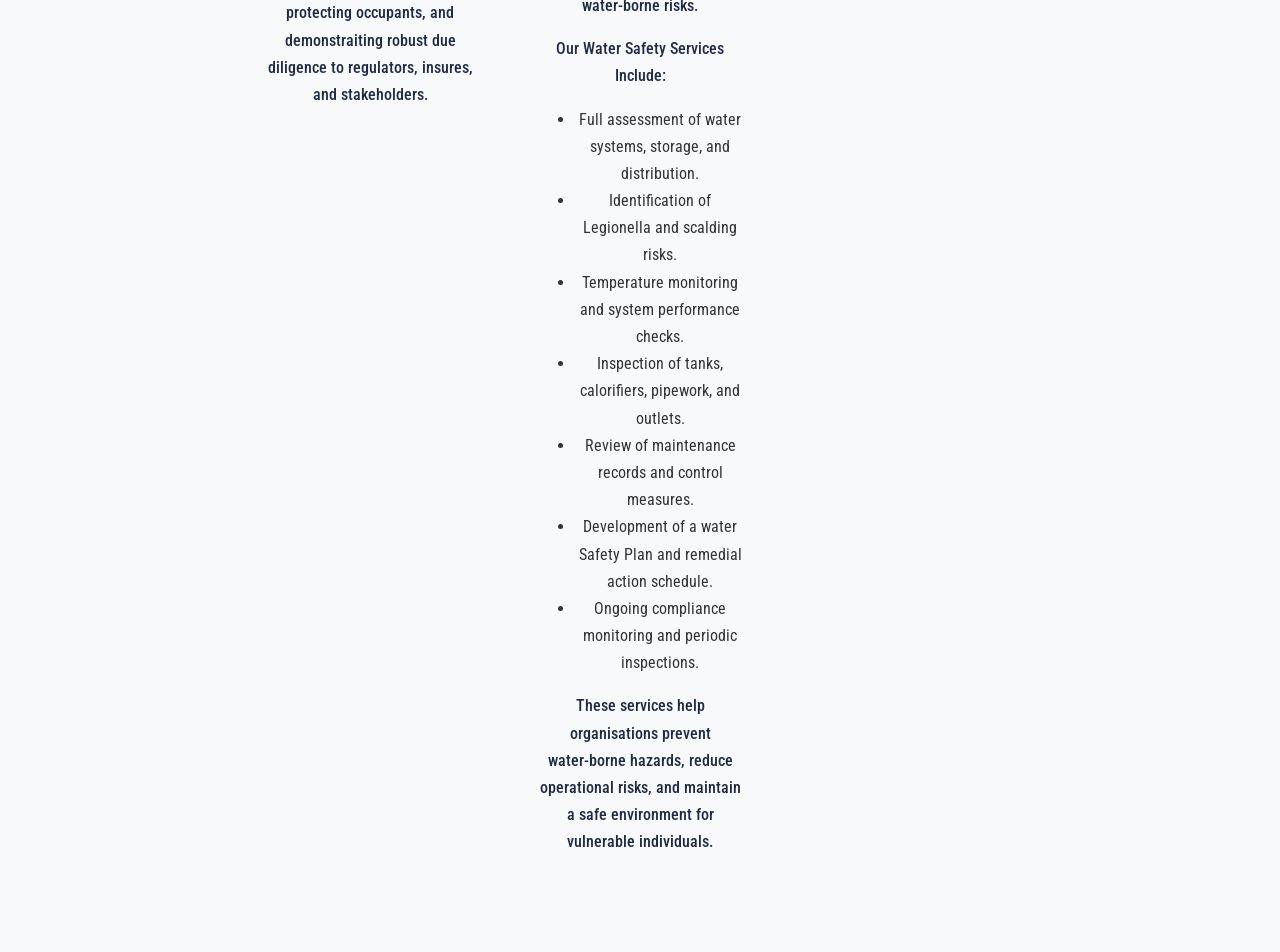
<file: client-website/services.html>
<!DOCTYPE html>
<html lang="en">
    <head>
        <meta charset="UTF-8">
        <meta name="viewport" content="width=device-width, initial-scale=1.0">
        <title>Services</title>
        <link rel="stylesheet" href="style.css">
    </head>
    <body>

    <header class="main-header">

    <button class="menu-btn" onclick="openMenu()">☰</button>

    <img src="images/good logo.jpg" alt="Logo" class="logo">

    <div class="top-contact">
        <div class="contact-item">
            <i class="fas fa-envelope"></i>
            <div>
                <strong>EMAIL</strong><br>
                <a href="mailto:admin@emagrace.co.uk">admin@emagrace.co.uk</a>
            </div>
        </div>

        <div class="contact-item">
            <i class="fas fa-phone"></i>
            <div>
                <strong>PHONE</strong><br>
                <a href="tel:+447404266005">+44(0)7404266005</a>
            </div>
        </div>
    </div>

    <div id="google_translate_element"></div>

</header>

        <div id="sideMenu" class="side-menu">

            <div class="menu-header">
                    <img src="images/good logo.jpg" alt="Logo" class="menu-logo">
                    <button class="close-btn" onclick="closeMenu()">X</button>
              </div>

              <a href="index.html">Home</a>
              <a href="about.html">About Us</a>
              <a href="services.html">Services</a>
              <a href="team.html">Our Team</a>
              <a href="contact.html">Contact Us</a>
              <a href="join.html">Join Our Team</a>

        </div>

        <section class="services">
             <h2>OUR SERVICES</h2>
             <p>
                At Emagrace Consultancy Limited, we provide high-quality, reliable, and person-centred services designed to support children, young people, vulnerable individuals, and care providers. Our work is grounded in safeguarding, professionalism, and a commitment to delivering meaningful outcomes.
             </p>

             <div class="service-container">

                  <div class="service-box">
                       <img src="images/compliance and quality.JPG">
                     <h3>Compliance & Quality Assurance</h3>
                     <p>
                        We provide comprehensive compliance checks and quality assurance visits for health and social care providers. Our assessments help organisations meet regulatory expectations, strengthen internal processes, and maintain high standards of care, safety, and operational excellence.
                     </p>
                  </div>

                  <div class="service-box">
                       <img src="images/youth mentoring.JPG">
                       <h3>Youth Mentoring & Support</h3>
                       <p>
                        Our trained and experienced mentors provide structured guidance, emotional support, and positive role-modelling for confidence, develop life skills, set goals and navigate challenges in a safe and supportive environment.
                       </p>
                  </div>

                  <div class="service-box">
                       <img src="images/Reg 44 visit.JPG">
                       <h3>Regulation 44 (independent) Visits</h3>
                       <p>
                        We offer thorough and impartial Regulation 44 visits for children's homes, ensuring compliance with statutory requirements and best-practice standards. Our independent visitors provide detailed assessments, constructive feedback, and clear recommendations to support continuos improvement and positive outcomes for young people.
                       </p>
                  </div>

                  <div class="service-box">
                       <img src="images/apropraite adult services.JPG">
                       <h3>Appropriate Adult Services</h3>
                       <p>
                        Our professional team acts as Appropriate Adults for young people and vulnerable adults during police interviews and custody processes. We ensure their rights are upheld, their welfare is protected, and they are supported throughout the procedure with dignity and fairness.
                       </p>
                  </div>
                  <div class="service-box">
                    <img src="images/Fire-Risk-Assessment-1024x579.jpg">
                    <h3>Fire Risk Assessment</h3>
                    <p>
                     Our Fire Risk Assessment Service provides a comprehensive, compliance-focused evaluation of your premises to ensure full alignment with the Regulatory Reform(Fire Safety) Order 2005, the Fire Safety Act 2021, and all relevant sector-specific standards.
                        We suport organisations in indentifying fire hazards, reducing risks, protecting occupants, and demonstraiting robust due diligence to regulators, insures, and stakeholders.   
                    </p>
                  </div>

                  <div class="service-box">
                    <img src="images/water risk.webp">
                    <h3>💧Water Risk Assessment & Inspection Services</h3>
                    <p>
                        In addition to fire safety, Emagrace Consultancy Limited provides comprehensive Water Risk Assessments and Inspections, supporting compliance with HSE Approved Code of Practice (ACoP) L8 and HSG274 for the control of Legionella and other water‑borne risks.
                    </p>
                    <p>Our Water Safety Services Include:</p>
                       <ul>
                    <li>Full assessment of water systems, storage, and distribution.</li>  
                    <li>Identification of Legionella and scalding risks.</li>  
                    <li>Temperature monitoring and system performance checks.</li>  
                    <li>Inspection of tanks, calorifiers, pipework, and outlets.</li>  
                    <li>Review of maintenance records and control measures.</li>  
                    <li>Development of a water Safety Plan and remedial action schedule.</li>  
                    <li>Ongoing compliance monitoring and periodic inspections.</li>  
                       </ul>
                     <p>These services help organisations prevent water‑borne hazards, reduce operational risks, and maintain a safe environment for vulnerable individuals.</p>
                  </div>

                  <div class="service-box">
                    <img src="images/return.jpg">
                    <h3>Return Home Interviews (RHI)</h3>
                    <p>
                        We deliver timely, sensitive, and trauma-informed Return Home Interviews for young people who have been missing.
                        Our approach prioritises safety, understanding, and early intervention, helping to identify risks, reduce repeat missing episodes, and strengthen protective factors.
                    </p>
                  </div>

    </div>
</section>

<script src="script.js"></script>

<script type="text/javascript">
            function googleTranslateElementInit() {
                new google.translate.TranslateElement({
                    pageLanguage: 'en'
                }, 'google_translate_element');
            }
        </script>
        <script src="//translate.google.com/translate_a/element.js?cb=googleTranslateElementInit"></script>

</body>
</html>
</file>
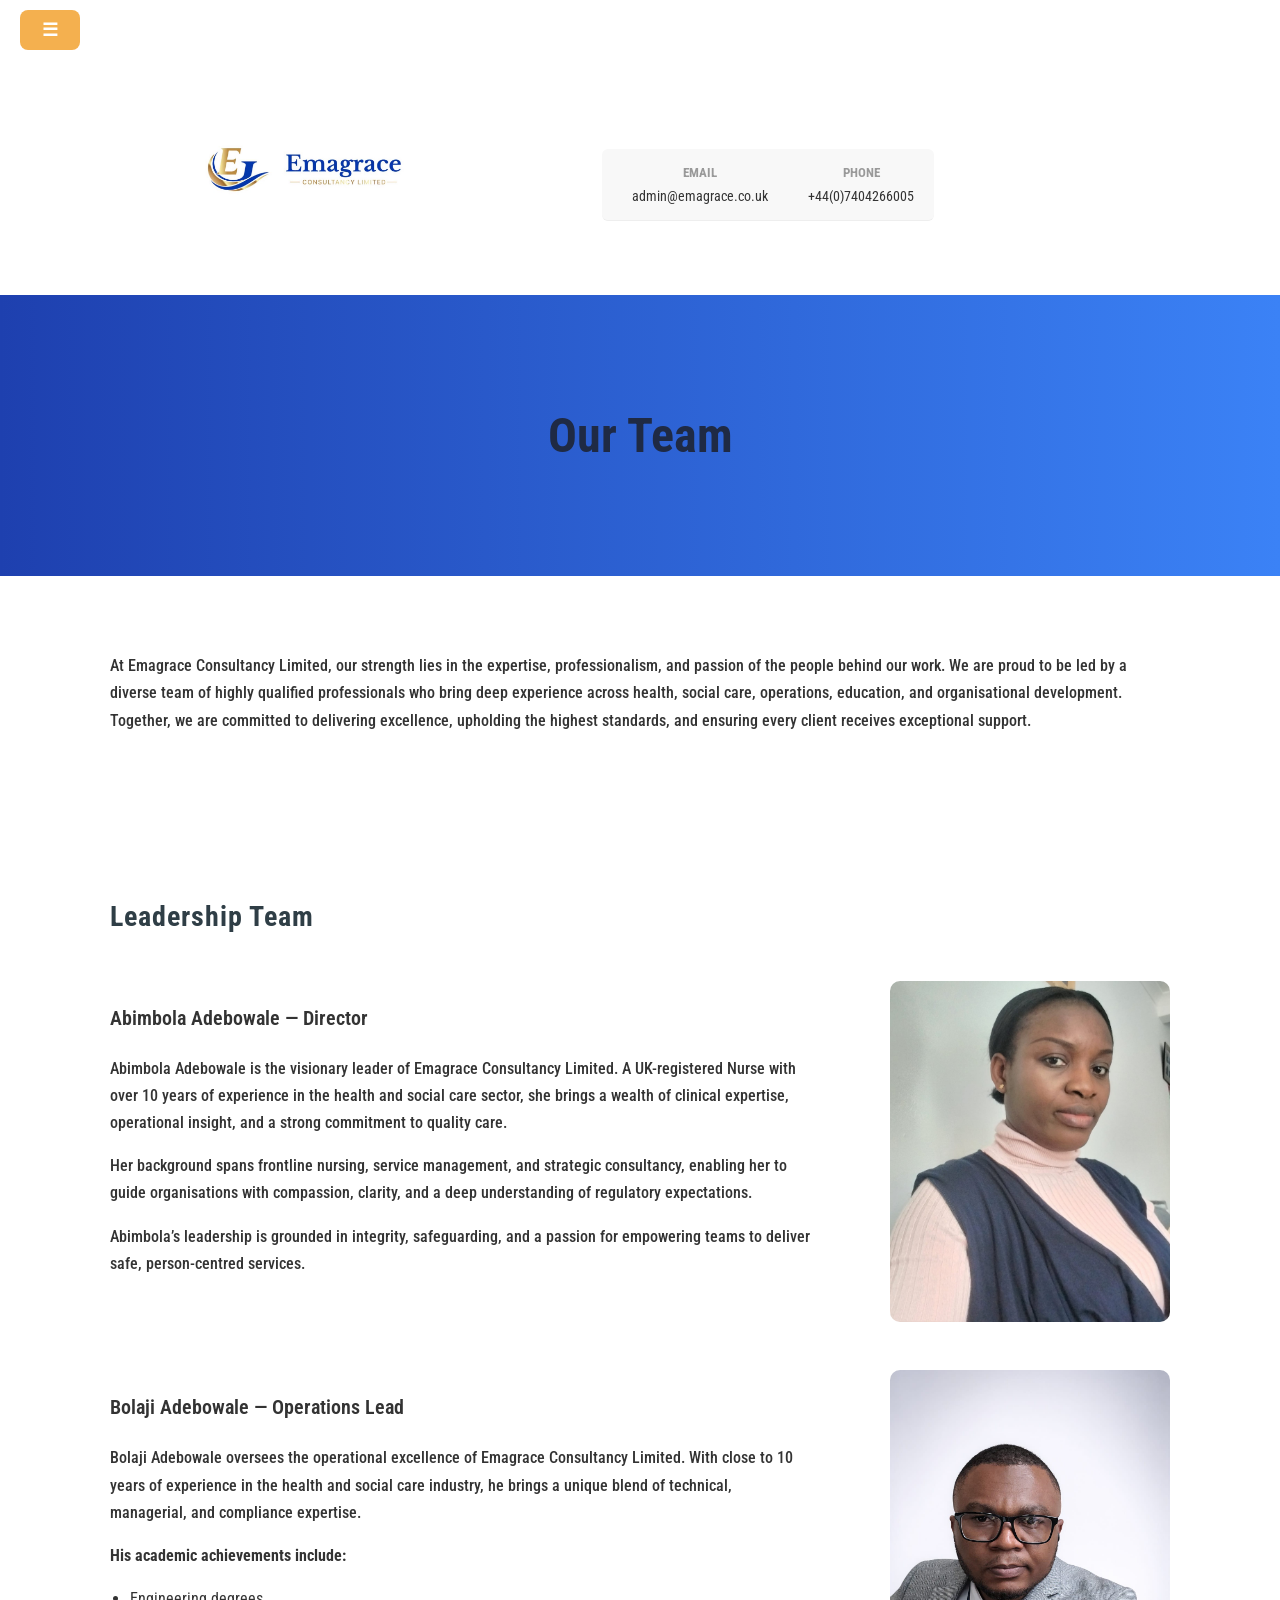
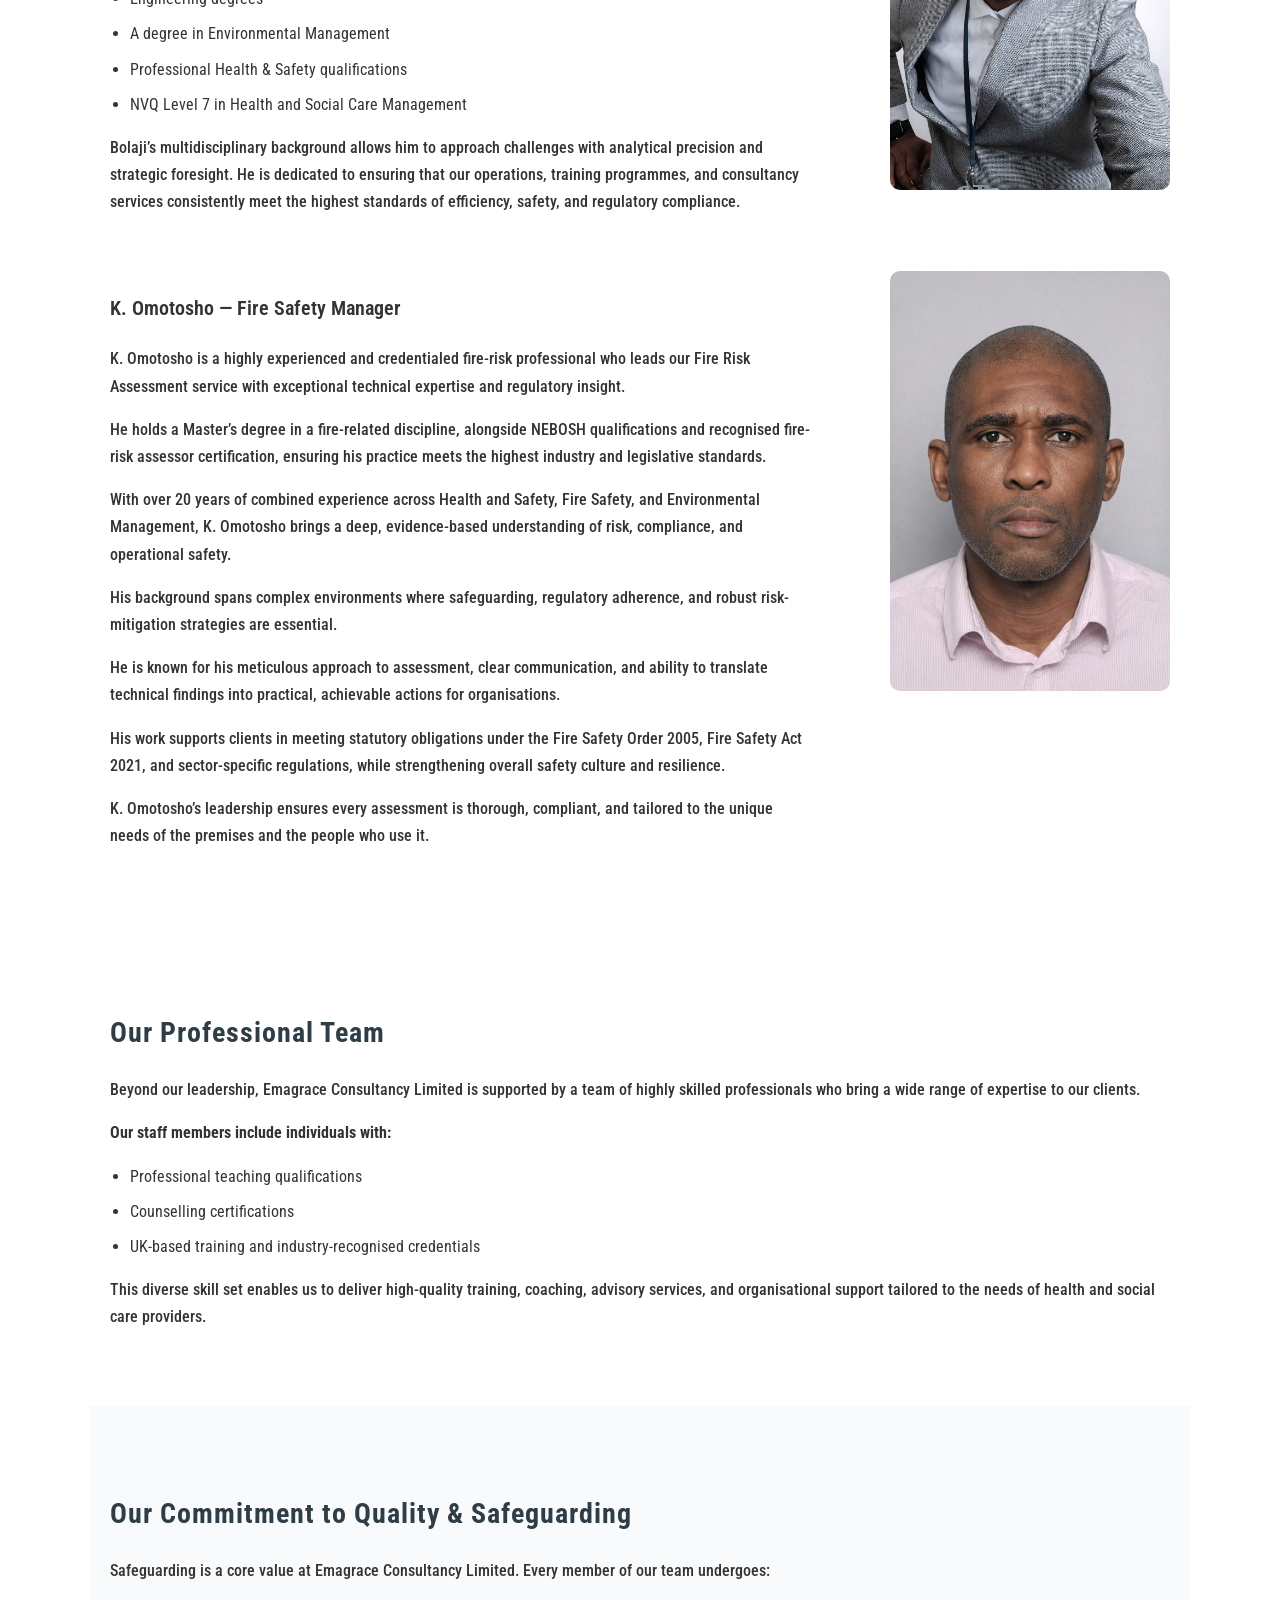
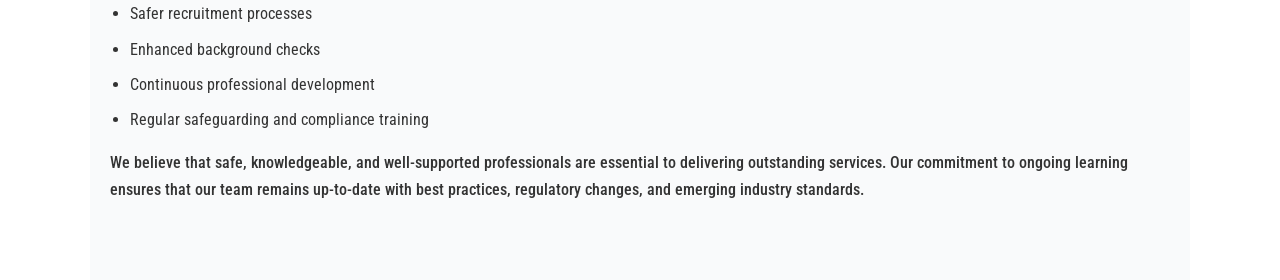
<file: client-website/team.html>
<!DOCTYPE html>
<html lang="en">
<head>
    <meta charset="UTF-8">
    <meta name="viewport" content="width=device-width, initial-scale=1.0">
    <title>Our Team - Emagrace</title>
    <link rel="stylesheet" href="style.css">
</head>

<body>

<header class="main-header">

    <button class="menu-btn" onclick="openMenu()">☰</button>

    <img src="images/good logo.jpg" alt="Logo" class="logo">

    <div class="top-contact">
        <div class="contact-item">
            <i class="fas fa-envelope"></i>
            <div>
                <strong>EMAIL</strong><br>
                <a href="mailto:admin@emagrace.co.uk">admin@emagrace.co.uk</a>
            </div>
        </div>

        <div class="contact-item">
            <i class="fas fa-phone"></i>
            <div>
                <strong>PHONE</strong><br>
                <a href="tel:+447404266005">+44(0)7404266005</a>
            </div>
        </div>
    </div>

    <div id="google_translate_element"></div>

</header>

<div id="sideMenu" class="side-menu">
            <div class="menu-header">
            <img src="images/good logo.jpg" alt="Logo" class="menu-logo">
            <button class="close-btn" onclick="closeMenu()">X</button>
            </div>

            <a href="index.html">Home</a>
            <a href="about.html">About Us</a>
            <a href="services.html">Services</a>
            <a href="team.html">Our Team</a>
            <a href="contact.html">Contact Us</a>
            <a href="join.html">Join Our Team</a>
        </div>

<section class="page-header">
    <h1>Our Team</h1>
</section>

<section class="team-section fade-in">
    <p>
        At Emagrace Consultancy Limited, our strength lies in the expertise, professionalism, and passion of the people behind our work. 
        We are proud to be led by a diverse team of highly qualified professionals who bring deep experience across health, social care, operations, education, and organisational development. 
        Together, we are committed to delivering excellence, upholding the highest standards, and ensuring every client receives exceptional support.
    </p>
</section>

<section class="team-section">
    <h2>Leadership Team</h2>

    <div class="team-row">
        <div class="team-text">
            <h3>Abimbola Adebowale — Director</h3>
            <p>
                Abimbola Adebowale is the visionary leader of Emagrace Consultancy Limited. A UK-registered Nurse with over 10 years of experience in the health and social care sector, she brings a wealth of clinical expertise, operational insight, and a strong commitment to quality care.
            </p>
            <p>
                Her background spans frontline nursing, service management, and strategic consultancy, enabling her to guide organisations with compassion, clarity, and a deep understanding of regulatory expectations.
            </p>
            <p>
                Abimbola’s leadership is grounded in integrity, safeguarding, and a passion for empowering teams to deliver safe, person-centred services.
            </p>
        </div>

        <div class="team-image">
            <img src="images/director.jpg" alt="Director">
        </div>
    </div>

    <div class="team-row">
        <div class="team-text">
            <h3>Bolaji Adebowale — Operations Lead</h3>
            <p>
                Bolaji Adebowale oversees the operational excellence of Emagrace Consultancy Limited. With close to 10 years of experience in the health and social care industry, he brings a unique blend of technical, managerial, and compliance expertise.
            </p>

            <p><strong>His academic achievements include:</strong></p>
            <ul>
                <li>Engineering degrees</li>
                <li>A degree in Environmental Management</li>
                <li>Professional Health & Safety qualifications</li>
                <li>NVQ Level 7 in Health and Social Care Management</li>
            </ul>

            <p>
                Bolaji’s multidisciplinary background allows him to approach challenges with analytical precision and strategic foresight. 
                He is dedicated to ensuring that our operations, training programmes, and consultancy services consistently meet the highest standards of efficiency, safety, and regulatory compliance.
            </p>
        </div>

        <div class="team-image">
            <img src="images/oversees.jpg" alt="Operations Lead">
        </div>
    </div>

    <div class="team-row">
        <div class="team-text">
            <h3>K. Omotosho — Fire Safety Manager</h3>

            <p>
                K. Omotosho is a highly experienced and credentialed fire-risk professional who leads our Fire Risk Assessment service with exceptional technical expertise and regulatory insight.
            </p>

            <p>
                He holds a Master’s degree in a fire-related discipline, alongside NEBOSH qualifications and recognised fire-risk assessor certification, ensuring his practice meets the highest industry and legislative standards.
            </p>

            <p>
                With over 20 years of combined experience across Health and Safety, Fire Safety, and Environmental Management, K. Omotosho brings a deep, evidence-based understanding of risk, compliance, and operational safety.
            </p>

            <p>
                His background spans complex environments where safeguarding, regulatory adherence, and robust risk-mitigation strategies are essential.
            </p>

            <p>
                He is known for his meticulous approach to assessment, clear communication, and ability to translate technical findings into practical, achievable actions for organisations.
            </p>

            <p>
                His work supports clients in meeting statutory obligations under the Fire Safety Order 2005, Fire Safety Act 2021, and sector-specific regulations, while strengthening overall safety culture and resilience.
            </p>

            <p>
                K. Omotosho’s leadership ensures every assessment is thorough, compliant, and tailored to the unique needs of the premises and the people who use it.
            </p>
        </div>

        <div class="team-image">
            <img src="images/omo.jpg" alt="Operations Lead">
        </div>
    </div>

</section>

<section class="team-section">
    <h2>Our Professional Team</h2>

    <p>
        Beyond our leadership, Emagrace Consultancy Limited is supported by a team of highly skilled professionals who bring a wide range of expertise to our clients.
    </p>

    <p><strong>Our staff members include individuals with:</strong></p>

    <ul>
        <li>Professional teaching qualifications</li>
        <li>Counselling certifications</li>
        <li>UK-based training and industry-recognised credentials</li>
    </ul>

    <p>
        This diverse skill set enables us to deliver high-quality training, coaching, advisory services, and organisational support tailored to the needs of health and social care providers.
    </p>
</section>

<section class="team-section alt-bg">
    <h2>Our Commitment to Quality & Safeguarding</h2>

    <p>Safeguarding is a core value at Emagrace Consultancy Limited. Every member of our team undergoes:</p>

    <ul>
        <li>Safer recruitment processes</li>
        <li>Enhanced background checks</li>
        <li>Continuous professional development</li>
        <li>Regular safeguarding and compliance training</li>
    </ul>

    <p>
        We believe that safe, knowledgeable, and well-supported professionals are essential to delivering outstanding services. 
        Our commitment to ongoing learning ensures that our team remains up-to-date with best practices, regulatory changes, and emerging industry standards.
    </p>
</section>

<script src="script.js"></script>

<script type="text/javascript">
            function googleTranslateElementInit() {
                new google.translate.TranslateElement({
                    pageLanguage: 'en'
                }, 'google_translate_element');
            }
        </script>

<script src="//translate.google.com/translate_a/element.js?cb=googleTranslateElementInit"></script>
</body>
</html>
</file>
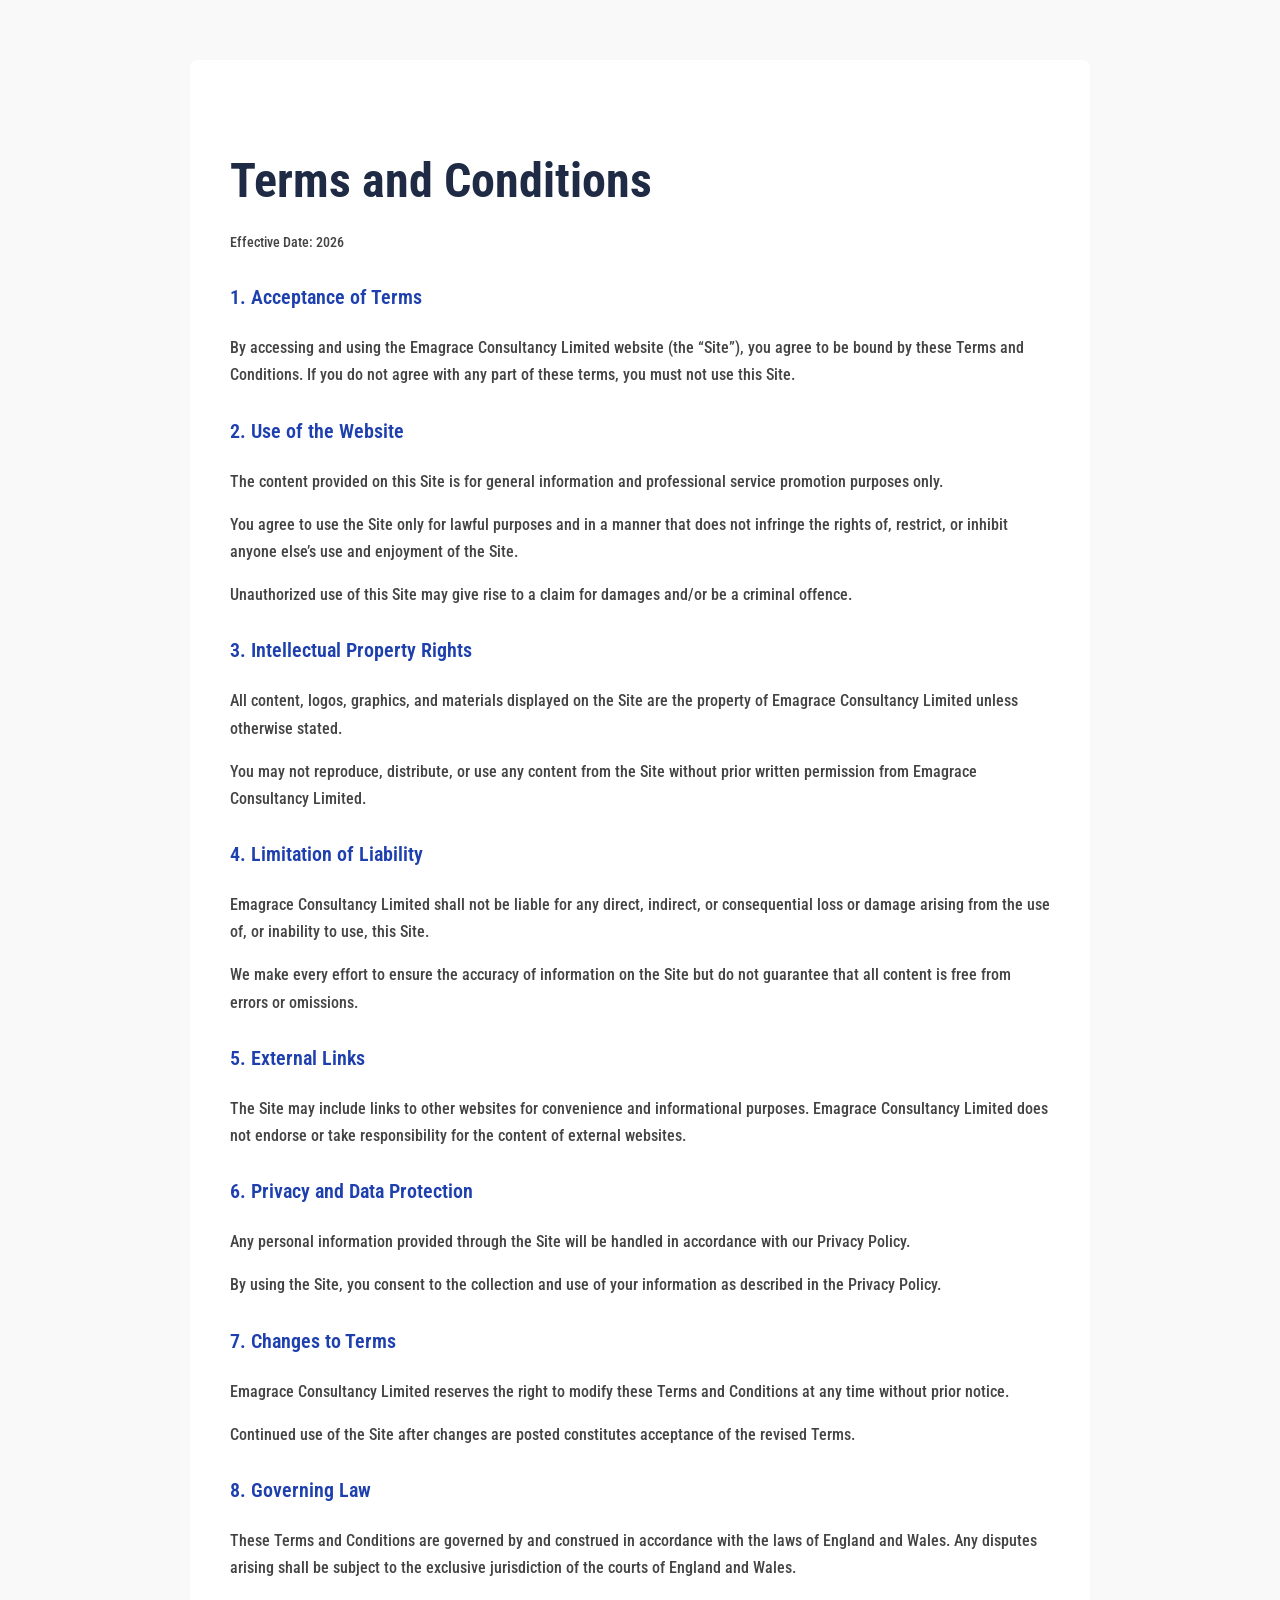
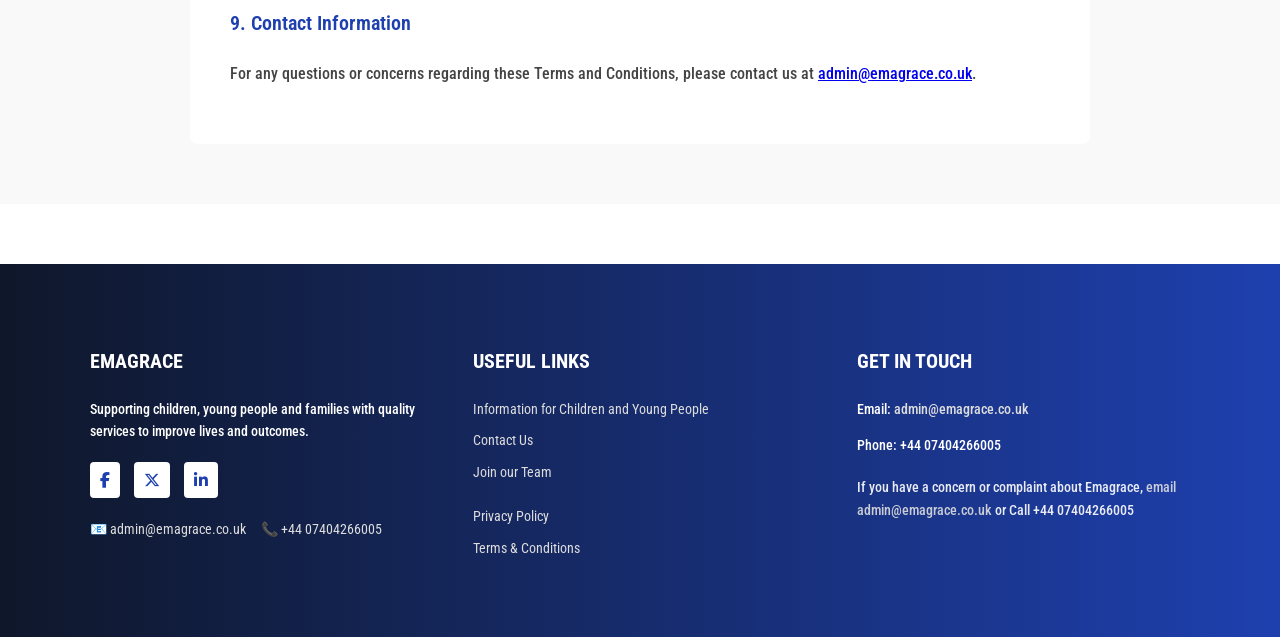
<file: client-website/terms.html>
<!DOCTYPE html>
<html lang="en">
<head>
    <meta charset="UTF-8">
    <meta name="viewport" content="width=device-width, initial-scale=1.0">
    <title>Terms & Conditions - Emagrace</title>
    <link rel="stylesheet" href="style.css">
    <link rel="stylesheet" href="https://cdnjs.cloudflare.com/ajax/libs/font-awesome/6.5.0/css/all.min.css">
</head>

<body>

<section class="legal-page">
    <div class="legal-container">

        <h1>Terms and Conditions</h1>
        <p class="last-updated">Effective Date: 2026</p>

        <h3>1. Acceptance of Terms</h3>
        <p>
            By accessing and using the Emagrace Consultancy Limited website (the “Site”), 
            you agree to be bound by these Terms and Conditions. If you do not agree with 
            any part of these terms, you must not use this Site.
        </p>

        <h3>2. Use of the Website</h3>
        <p>
            The content provided on this Site is for general information and professional 
            service promotion purposes only.
        </p>
        <p>
            You agree to use the Site only for lawful purposes and in a manner that does 
            not infringe the rights of, restrict, or inhibit anyone else’s use and enjoyment 
            of the Site.
        </p>
        <p>
            Unauthorized use of this Site may give rise to a claim for damages and/or be a criminal offence.
        </p>

        <h3>3. Intellectual Property Rights</h3>
        <p>
            All content, logos, graphics, and materials displayed on the Site are the property 
            of Emagrace Consultancy Limited unless otherwise stated.
        </p>
        <p>
            You may not reproduce, distribute, or use any content from the Site without prior 
            written permission from Emagrace Consultancy Limited.
        </p>

        <h3>4. Limitation of Liability</h3>
        <p>
            Emagrace Consultancy Limited shall not be liable for any direct, indirect, or 
            consequential loss or damage arising from the use of, or inability to use, this Site.
        </p>
        <p>
            We make every effort to ensure the accuracy of information on the Site but do not 
            guarantee that all content is free from errors or omissions.
        </p>

        <h3>5. External Links</h3>
        <p>
            The Site may include links to other websites for convenience and informational purposes. 
            Emagrace Consultancy Limited does not endorse or take responsibility for the content of external websites.
        </p>

        <h3>6. Privacy and Data Protection</h3>
        <p>
            Any personal information provided through the Site will be handled in accordance with our Privacy Policy.
        </p>
        <p>
            By using the Site, you consent to the collection and use of your information as described in the Privacy Policy.
        </p>

        <h3>7. Changes to Terms</h3>
        <p>
            Emagrace Consultancy Limited reserves the right to modify these Terms and Conditions at any time without prior notice.
        </p>
        <p>
            Continued use of the Site after changes are posted constitutes acceptance of the revised Terms.
        </p>

        <h3>8. Governing Law</h3>
        <p>
            These Terms and Conditions are governed by and construed in accordance with the laws of England and Wales. 
            Any disputes arising shall be subject to the exclusive jurisdiction of the courts of England and Wales.
        </p>

        <h3>9. Contact Information</h3>
        <p>
            For any questions or concerns regarding these Terms and Conditions, please contact us at 
            <a href="mailto:admin@emagrace.co.uk">admin@emagrace.co.uk</a>.
        </p>

    </div>
</section>

<footer class="footer">
    <div class="footer-container">

        <div class="footer-col">
            <h3>EMAGRACE</h3>
            <p>
                Supporting children, young people and families with quality services 
                to improve lives and outcomes.
            </p>

            <div class="socials">
                <a href="https://www.facebook.com/share/18fejFMert/" target="_blank">
                    <i class="fab fa-facebook-f"></i>
                </a>
                <a href="https://x.com/emagraceconsult" target="_blank">
                    <i class="fab fa-x-twitter"></i>
                </a>
                <a href="https://www.linkedin.com/company/emagrace-consultancy-limited" target="_blank">
                <i class="fab fa-linkedin-in"></i>
                </a>
            </div>

            <div class="footer-bottom-line">
                <a href="malito:admin@emagrace.co.uk">📧 admin@emagrace.co.uk</a>
                <a href="tell:+447404266005">📞 +44 07404266005</a>
            </div>
        </div>

        <div class="footer-col">
            <h3>USEFUL LINKS</h3>
            <ul>
                <li><a href="children.html">Information for Children and Young People</a></li>
                <li><a href="contact.html">Contact Us</a></li>
                <li><a href="join.html">Join our Team</a></li>

                <li class="space-top"><a href="privacy.html">Privacy Policy</a></li>
                <li><a href="terms.html">Terms & Conditions</a></li>
            </ul>
        </div>

        <div class="footer-col">
            <h3>GET IN TOUCH</h3>
            <p>Email: <a href="malito:admin@emagrace.co.uk">admin@emagrace.co.uk</a></p>
            <p>Phone: +44 07404266005</p>

            <p class="footer-note">
                If you have a concern or complaint about Emagrace, 
                <a href="malito:admin@emagrace.co.uk">email admin@emagrace.co.uk</a> or Call +44 07404266005
            </p>
        </div>

    </div>
</footer>

</body>
</html>
</file>
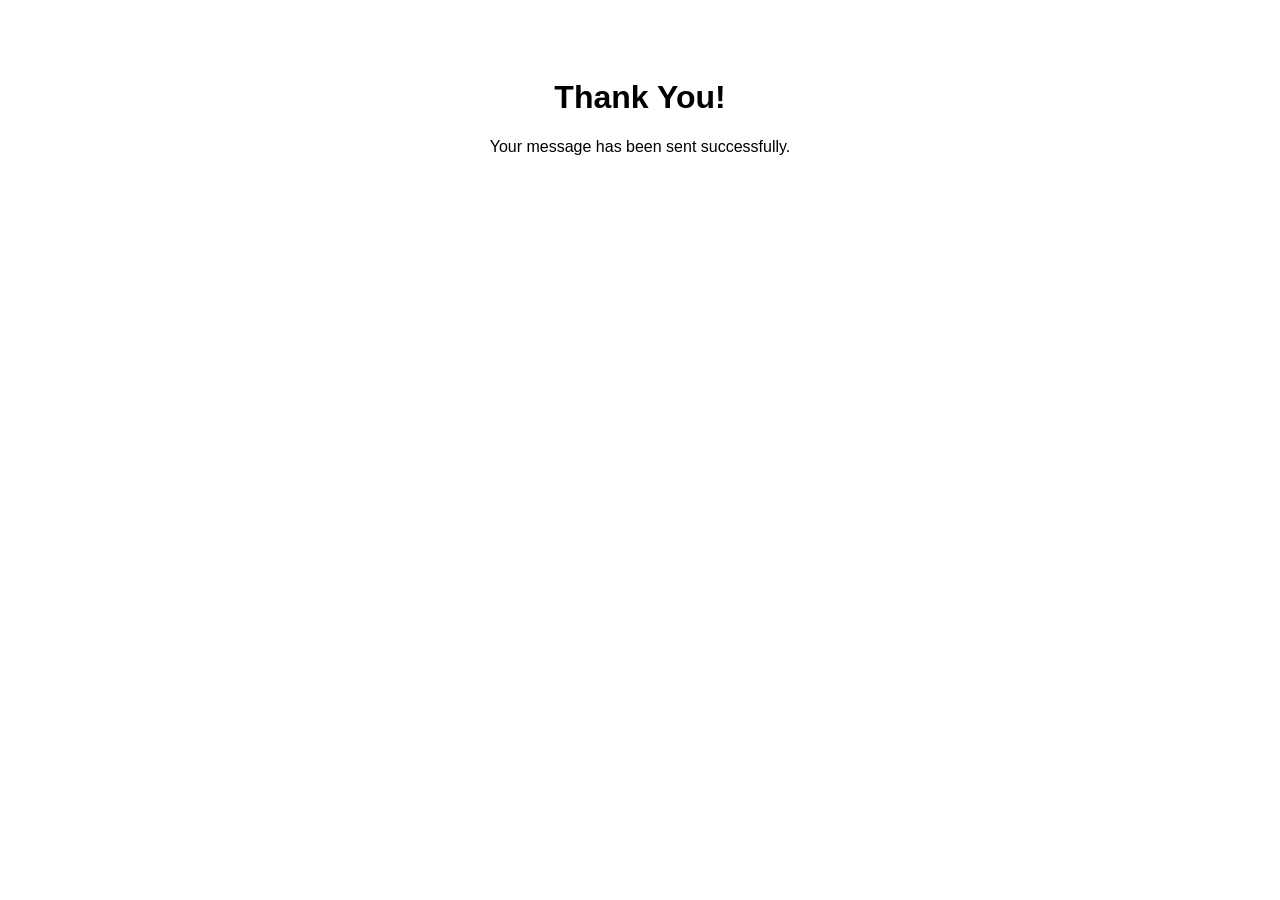
<file: client-website/thankyou.html>
<!DOCTYPE html>
<html>
    <head>
        <title>Thank You</title>
    </head>
    <body style="text-align:center; font-family: sans-serif; padding:50px;">

        <h1>Thank You!</h1>
        <p>Your message has been sent successfully.</p>
    </body>
</html>
</file>
<file: client-website/style.css>
@import url('https://fonts.googleapis.com/css2?family=Roboto+Condensed:wght@400;600;700&display=swap');
:root {
    --primary: #1f2a44;
    --accent: #f4b04f;
    --text: #333;
    --light: #f7f7f7;
}
* {
    box-sizing: border-box;
}
body {
    margin: 0;
    padding: 0;
    overflow-x: hidden;
    font-family: 'Roboto Condensed', sans-serif;
    color: #333;
    line-height: 1.7;
    padding-top: 0px;
}
header {
    position: relative;
    top: 0;
    width: 100%;
    background: white;
    display: block;
    align-items: flex-start;
    justify-content: space-between;
    padding: 10px 20px;
    z-index: 1000;
    margin-bottom: 0;
    padding-bottom: 10px;
}
.main-header {
    position: relative;
    display: flex;
    align-items: center;
    justify-content: space-between;
    padding: 15px 40px;
    margin-top: 0px;
    padding-top: 60px;
    padding-bottom: 5px;
    margin-bottom: 0;
    text-align: center;
}
.hero {
    text-align: center;
    padding: 80px 20px;
    background: white;
}
.hero h1 {
    font-size: 40px;
    margin-bottom: 10px;
}
.hero p {
    color: var(--primary);
    max-width: 600px;
    margin: auto;
}
.menu-btn {
    position: absolute;
    top: 10px;
    left: 20px;
    width: 15px;
    height: 40px;
    border: none;
    border-radius: 8px;
    z-index: 20000;
    font-size: 18px;
    cursor: pointer;
    display: flex;
    align-items: center;
    justify-content: center;
}
.side-menu {
    position: fixed;
    top: 0;
    left: -290px;
    width: 280px;
    height: 100%;
    background: #ffffff;
    color: #333;
    padding-top: 60px;
    transition: left 0.6s ease;
    z-index: 15000;
    box-shadow: 2px 0 10px rgba(0,0,0,0.1);
}
.side-menu.active {
    left: 0;
}
.side-menu a {
    display: block;
    padding: 15px 20px;
    text-decoration: none;
    color: #222;
    font-size: 16px;
    font-weight: 500;
}
.side-menu a:hover {
    background: #f2f2f2;
}
.close-btn {
    position: absolute;
    top: 15px;
    right: 15px;
    font-size: 22px;
    color: #333;
    background: none;
    border: none;
    cursor: pointer;
    z-index: 20000;
}
.language {
    position: absolute;
    top: 15px;
    right: 120px;
}
.services {
    padding: 60px 20px;
    background: #f8f9fb;
    text-align: center;
}
.service-container {
    display: flex;
    flex-Wrap: wrap;
    justify-content: center;
    gap: 20px;
}
.service-box {
    width: 250px;
    padding: 20px;
    text-align: center;
}
.service-box img {
    width: 60px;
    margin-bottom: 10px;
}
.service-box h3 {
    margin-bottom: 10px;
}
.service-box p {
    color: var(--primary);
}
.menu-logo {
    width: 200px;
}
.menu-header {
    display: flex;
    justify-content: space-between;
    align-items: center;
    padding: 15px 20px;
}
.about {
    padding: 60px 20px;
    background: white;
    text-align: center;
}
.about p {
    max-width: 700px;
    margin: 10px auto;
    color: var(--primary);
    line-height: 1.6;
}
.about-preview {
    text-align: center;
    padding: 50px 20px;
}
.about-preview h1 {
    font-size: 28px;
    margin: 10px 0;
}
.about-preview p {
    max-width: 500px;
    margin: auto;
    color: var(--primary);
}
.hero-contact {
    padding: 0px 80px;
    margin-top: 10px;
    padding-top: 0px;
}
.contact-box {
    width: 100% !important;
    max-width: 900px;
    margin: 0 auto !important;
    gap: 15px;
    text-align: center;
}
.contact-box h3 {
    grid-column: 1 / -1;
    text-align: center;
    margin-top: 10px;
    margin-bottom: 20px;
}
.contact-highlight {
    width: 100%;
    background: goldenrod;
    padding: 20px;
    text-align: center;
    font-weight: bold;
    margin-top: 40px;
}
.stats {
    display: flex;
    justify-content: space-around;
    padding: 40px;
    background: #f5f5f5;
    text-align: center;
}
.stat-box h1{
    font-size: 30px;
}
.partners {
    display: flex;
    justify-content: center;
    gap: 20px;
    padding: 30px;
}
.partners img {
    width: 80px;
}
.contact-box input,
.contact-box textarea {
    width: 100%;
    padding: 12px;
    border: 1px solid #ddd;
    border-radius: 5px;
    height: 45px;
    font-family: 'Roboto Condensed', sans-serif;
    font-weight: 600;
}
.contact-box button {
    grid-column: 1 / -1;
    justify-self: center;
    background: goldenrod;
    border: none;
    border-radius: 6px;
    padding: 12px 30px;
    color: white;
    font-weight: 600;
    font-size: 15px;
    cursor: pointer;
    transition: all 0.3s ease;
}
.contact-box button:hover {
    opacity: 0.9;
    background: #e76f51;
    transform: translateY(-2px);
}
@media (max-width: 768px) {
    .contact-box {
        grid-template-columns: 1fr;
    }
    .contact-box h3 {
        font-size: 18px;
    }
    .contact-box button {
        width: 100%;
    }
}
#google_translate_element {
    margin-left: auto;
    display: flex;
    justify-content: center;
    margin-top: 10px;
    align-self: center;
    margin-right: 60px;
}
.goog-te-gadget {
    font-size: 0;
}
.goog-te-gadget select {
    font-size: 14px;
    padding: 6px 10px;
    border-radius: 5px;
    border: 1px solid #ccc;
    cursor: pointer;
}
.about-hero {
    height: 250px;
    background: url('images/kids.PNG') center/cover no-repeat;
    position: relative;
    z-index: 1;
}
.about-overlay {
    position: absolute;
    top: 0;
    left: 0;
    width: 100%;
    height: 100%;
    background: rgba(0, 0, 50, 0.6);
    display: flex;
    flex-direction: column;
    justify-content: center;
    align-items: center;

    pointer-events: none;
}
.about-overlay h1 {
    color: var(--primary);
    font-size: 32px;
    margin-bottom: 10px;
}
.about-overlay p {
    color: white;
    font-size: 14px;
}
.about-preview {
    padding: 40px 20px;
    text-align: center;
    max-width: 800px;
    margin: auto;
}
h1 {
    font-size: 48px;
    font-weight: 700;
    color: var(--primary);
}
h2 {
    font-size: 28px;
    font-weight: 600;
    color: var(--primary);
}
h3 {
    font-size: 20px;
    font-weight: 600;
}
p {
   font-family: 'Roboto Condensed', sans-serif;
   font-weight: 500;
}
button {
    background: var(--accent);
    color: white;
    padding: 15px 30px;
    font-weight: 600;
    border: none;
    border-radius: 4px;
    cursor: pointer;
}
button:hover {
    opacity: 0.9;
}
section {
    padding: 10px 20px;
}
.top-contact {
    display: flex;
    justify-content: center;
    gap: 30px;
    background: #f8f8f8;
    padding: 12px 20px;
    border-bottom: 1px solid #eee;
    margin-top: 20px !important;
    width: max-width;
    border-radius: 6px;
    margin: 0 auto;
}
.contact-item {
    display: flex;
    align-items: center;
    gap: 10px;
    font-size: 14px;
    color: #333;
}
.contact-item strong {
    font-size: 13px;
    color: #999;
}
.icon {
    font-size: 20px;
    color: #d4a24c;
}
.header-right {
    align-items: center;
    justify-content: center;
    gap: 8px;
    width: 100%;
    display: flex;
    flex-direction: column;

}
.logo {
    height: 200px;
    margin: 15px auto;
    display: block;
    margin-right: 20px;
}
.header-bottom {
    display: flex;
    justify-content: flex-start !important;
    padding-left: 20px;
}
.hero {
    position: relative;
    width: 100%;
    height: 450px;
    background: url("images/its\ good.jpg") center/cover no-repeat;
    display: flex;
    justify-content: center;
    align-items: center;
    margin-bottom: 25px;
}

.hero-content {
    position: absolute;
    left: 60px;
    top: 50%;
    transform: translateY(-50%);
    display: flex;
    flex-direction: column;
    align-items: flex-start;
    text-align: left;
    color: #1a1a1a;
}

.hero-content h1 {
    text-transform: uppercase;
    font-size: 40px;
    font-weight: 700;
    letter-spacing: 0.5px;
    margin: 10px 0;
    font-family: 'Roboto Condensed', sans-serif !important;
    color: #f8f9fa !important;
    text-shadow: 0px 6px 25px rgba(0,0,0,0.8);
}
.heart {
    font-size: 30px;
    width: 60px;
    height: 60px;
    background: #ff4d6d;
    border-radius: 50%;
    display: flex;
    justify-content: center;
    align-items: center;
    margin: 15px auto;
}
.heart::before {
    content: "❤";
    color: white;
    font-size: 24px;
}
.container {
    max-width: 1100px;
    margin: auto;
}
.hero-content {
    animation: fadeslide 1s ease-out;
}
@keyframes fadeslide {
    from {
        opacity: 0;
        transform: translateY(30px);
    }
    to {
        opacity: 1;
        transform: translateY(-50%);
    }
}
h2, .section-title {
    font-weight: 700;
    letter-spacing: 1px;
    color: #2f3e46;
}
.hero-content h1,
.section-title {
    font-family: 'Roboto Condensed', sans-serif;
    font-weight: 500;
    letter-spacing: 0.5px;
    color: #2f2f2f;
}
.form-row input {
    flex: 1;
    min-width: 200px;
    border: 1px solid #ddd;
    padding: 12px;
    border-radius: 6px;
    width: auto !important;
    outline: none;
    background: #fff;
    box-shadow: 0 2px 6px rgba(0,0,0,0.5)
}
.form-row {
    display: flex;
    grid-template-columns: repeat(4, 1fr);
    gap: 15px;
    margin-top: 20px;
    width: 100%;
    flex: 1;
}
.main-container {
    max-width: 1100px !;
    margin: 0 auto;
    padding: 0 20px;
}
.btn {
    position: relative;
    z-index: 10;
    display: block;
    margin: 20px auto;
}
.contact-item a {
    color: inherit;
    text-decoration: none;
}
.footer-col h3 {
    margin-bottom: 15px;
}

.footer-col p,
.footer-col li {
    font-size: 14px;
}
.footer-col ul {
    padding: 0;
    list-style: none;
}
.footer {
    background: linear-gradient(to right, #0f172a, #1e40af);
    color: white;
    padding: 60px 20px;
    margin-top: 60px;
    display: flex;
    flex-direction: column !important;
    align-items: flex-start;
    width: 100%;
}
.footer-container {
    max-width: 1100px;
    margin: auto;
    display: flex;
    justify-content: space-between;
    gap: 50px;
}
.footer-col {
    flex: 1;
}
.footer-col h3 {
    margin-bottom: 20px;
    font-weight: 700;
}
.footer-col p {
    font-size: 14px;
    line-height: 1.6;
}
.socials {
    margin: 20px 0;
}

.socials i {
    background: white;
    color: #1e40af;
    padding: 10px;
    margin-right: 10px;
    border-radius: 4px;
    cursor: pointer;
    transition: 0.3s;
}
.socials i:hover {
    transform: translateY(-3px);
}
.footer-bottom-line {
    margin-top: 15px;
    font-size: 14px;
    display: flex;
    gap: 15px;
}
.footer-col ul {
    list-style: none;
    padding: 0;
}
.footer-col ul li {
    margin-bottom: 8px;
}
.space-top {
    margin-top: 20px;
}
.footer-note {
    margin-top: 20px;
    font-size: 13px;
    opacity: 0.9;
}
.footer a {
    color: #ddd;
    text-decoration: none;
    transition: 0.3s;
}
.footer a:hover {
    color: rgb(248, 162, 3);
}
.legal-page {
    padding: 60px 20px;
    background: #f9f9f9;
}

.legal-container {
    max-width: 900px;
    margin: auto;
    background: white;
    padding: 40px;
    border-radius: 8px;
}

.legal-container h1 {
    margin-bottom: 10px;
}

.legal-container h3 {
    margin-top: 25px;
    color: #1e40af;
}

.legal-container p {
    line-height: 1.7;
    margin-top: 10px;
    color: #444;
}

.last-updated {
    font-size: 14px;
    color: gray;
}
.join-container {
    max-width: 900px;
    margin: auto;
    padding: 60px 20px;
}
.join-container h2 {
    margin-bottom: 20px;
}
.join-container h3 {
    margin-top: 30px;
    color: #1e40af;
}
.join-container p {
    line-height: 1.8;
    margin-top: 12px;
    color: #444;
}
.join-container ul {
    margin-top: 15px;
    padding-left: 20px;
}
.join-container ul li {
    margin-bottom: 10px;
}
.join-container ul li ul {
    margin-top: 8px;
}
.alt-section {
    background: #f9fafb;
    margin-top: 40px;
    border-radius: 8px;
}
.team-section {
    max-width: 1000px;
    margin: auto;
    padding: 60px 20px;
}
.team-section h2 {
    margin-bottom: 20px;
}
.team-row {
    display: flex;
    gap: 30px;
    margin-top: 40px;
    align-items: center;
    flex-wrap: wrap;
}
.team-text {
    flex: 1;
}
.team-image img {
    width: 300px;
    border-radius: 10px;
}
.alt-bg {
    background: #f9fafb;
}
.team-section ul {
    margin-top: 10px;
    padding-left: 20px;
}
.team-section ul li {
    margin-bottom: 8px;
}
.contact-container {
    display: flex;
    justify-content: center;
    gap: 30px;
    padding: 60px 20px;
    flex-wrap: wrap;
}
.contact-card {
    background: white;
    padding: 30px;
    width: 250px;
    text-align: center;
    border-radius: 10px;
    box-shadow: 0 5px 15px rgba(0,0,0,0.1);
}
.contact-card i {
    font-size: 30px;
    color: #1e40af;
    margin-bottom: 15px;
}
.contact-card h3 {
    margin-bottom: 10px;
}
.contact-card a {
    color: #1e40af;
    text-decoration: none;
}
.contact-note {
    text-align: center;
    padding: 20px;
    color: #555;
}
.page-header {
    background: linear-gradient(to right, #1e40af,#3b82f6);
    color: white;
    text-align: center;
    padding: 60px 20px;
}
.contact-card,
.team-card,
.team-section,
.join-container {
    transition: 0.3s ease;
}
.contact-card:hover,
.team-card:hover {
    transform: translateY(-6px);
    box-shadow: 0 12px 25px rgba(0,0,0,0.15);
}
.fade-in {
    opacity: 0;
    transform: translateY(40px);
    animation: fadeIn 1.5s ease forwards;
}
@keyframes fadeIn {
    to {
        opacity: 1;
        transform: translateY(0);
    }
}
.section {
    padding: 60px 20px;
}
.team-section,
.contact-container,
.join-container {
    max-width: 1100px;
    margin: auto;
}
.team-text,
.join-container p,
.contact-note {
    max-width: 700px;
}
.team-row {
    display: flex;
    justify-content: space-between;
    align-items: flex-start;
    gap: 40px;
    margin-top: 40px;
    flex-wrap: wrap;
}
.team-text {
    flex: 1;
}
.team-image img {
    width: 280px;
    border-radius: 10px;
}
@media (max-width: 768px) {
    .team-row {
        flex-direction: column;
        align-items: center;
        text-align: center;
    }
    .team-image img {
        width: 100%;
        max-width: 300px;
    }
    .contact-container {
        flex-direction: column;
        align-items: center;
    }
    .team-text,
    .join-container p,
    .contact-note {
        max-width: 100%;
    }
}
@media (max-width: 768px) {
    .main-header {
        display: flex;
        flex-direction: column !important;
        justify-content: center !important;
        align-items: center !important;
        padding: 10px 15px;
    }
    .logo {
        height: 200px;
    }
    .menu-btn {
        font-size: 18px;
    }
    .side-menu {
        width: 75%;
    }
}
.side-menu {
    left: -100% !important;
}
.side-menu.active {
    left: 0 !important;
}
@media (max-width: 768px) {
    .main-header {
        flex-direction: column;
        align-items: center;
        gap: 10px;
    }
    #google_translate_element {
        margin-left: 0;
    }
}
@media (max-width: 768px) {
    .form-row {
        flex-direction: column;
    }
}
@media (max-width: 768px) {

  .container,
  .header,
  .footer,
  .form-row {
    width: 100%;
    padding: 10px;
  }

  .form-row {
    display: flex;
    flex-direction: column;
    gap: 10px;
  }

  .footer {
    display: flex;
    flex-direction: column !important;
    align-items: flex-start;
    width: 100%;
    gap: 20px;
  }
  .footer > div {
    width: 100% !important;
    margin-bottom: 20px;
  }
}
section, div {
  max-width: 100%;
}
@media (max-width: 768px) {

  footer,
  .footer,
  .footer-container {
    display: flex !important;
    flex-direction: column !important;
    width: 100% !important;
  }

  footer div,
  .footer div,
  .footer-container div {
    width: 100% !important;
  }

}
</file>
